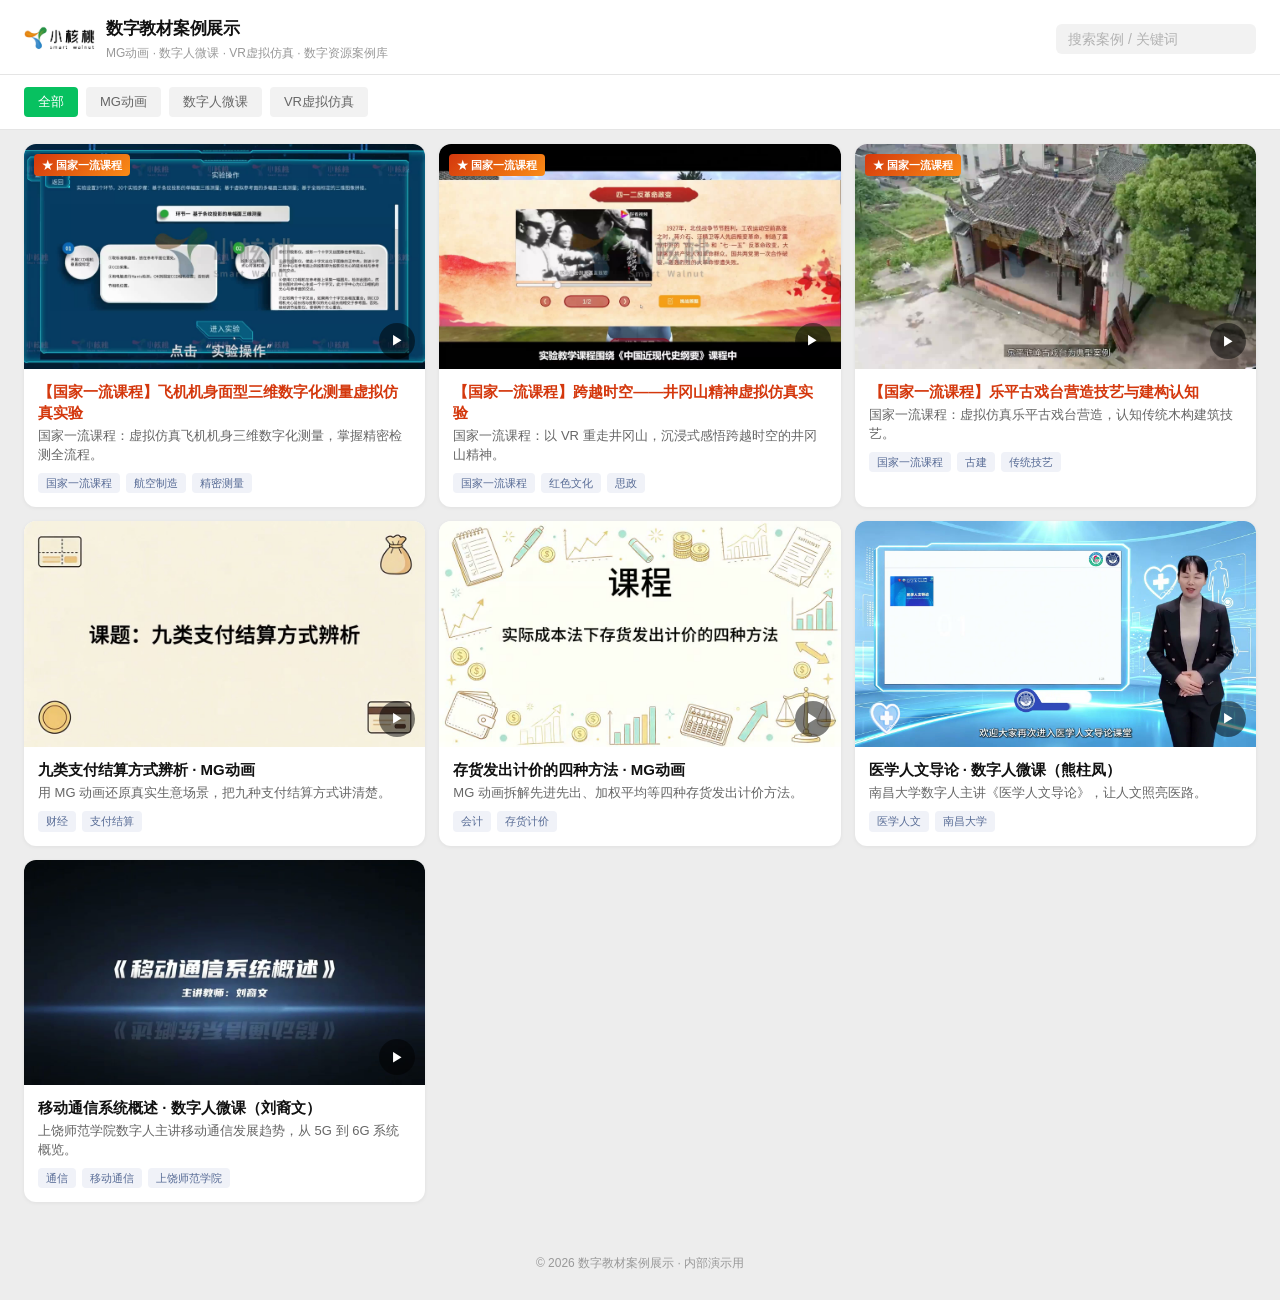
<file: index.html>
<!DOCTYPE html>
<html lang="zh-CN">
<head>
<meta charset="UTF-8">
<meta http-equiv="Cache-Control" content="no-cache, no-store, must-revalidate">
<meta http-equiv="Pragma" content="no-cache">
<meta http-equiv="Expires" content="0">
<meta name="viewport" content="width=device-width, initial-scale=1.0, maximum-scale=1.0, user-scalable=no, viewport-fit=cover">
<meta name="apple-mobile-web-app-capable" content="yes">
<meta name="apple-mobile-web-app-status-bar-style" content="default">
<meta name="format-detection" content="telephone=no">
<meta name="theme-color" content="#ededed">
<title>小核桃 · 数字资源案例库</title>
<meta name="description" content="MG动画、数字人微课、VR虚拟仿真——精选数字教学资源案例展示">
<!-- 微信分享卡片 -->
<meta property="og:title" content="小核桃 · 数字资源案例库">
<meta property="og:description" content="MG动画 · 数字人微课 · VR虚拟仿真——精选数字教学资源案例展示">
<meta property="og:image" content="https://wecandoeverythingjustkeepwatching.github.io/xiaohetao/assets/logo.jpg">
<link rel="stylesheet" href="styles.css?v=5">
</head>
<body>
<header class="site-header">
  <div class="brand">
    <img src="assets/logo.jpg" alt="小核桃 smart walnut" class="logo-img">
    <div class="brand-text">
      <h1>数字教材案例展示</h1>
      <p class="subtitle">MG动画 · 数字人微课 · VR虚拟仿真 · 数字资源案例库</p>
    </div>
  </div>
  <div class="header-actions">
    <input id="search" type="search" placeholder="搜索案例 / 关键词" autocomplete="off">
  </div>
</header>

<nav class="filters" id="filters"></nav>

<main>
  <section class="grid" id="grid"></section>
  <p class="empty" id="empty" hidden>没有匹配的案例，换个关键词试试。</p>
</main>

<footer class="site-footer">
  <p>© <span id="year"></span> 数字教材案例展示 · 内部演示用</p>
</footer>

<!-- 案例详情弹层 -->
<div class="modal" id="modal" hidden>
  <div class="modal-backdrop" data-close></div>
  <div class="modal-panel" role="dialog" aria-modal="true">
    <button class="modal-close" data-close aria-label="关闭">×</button>
    <div class="modal-media" id="modalMedia"></div>
    <div class="modal-body">
      <span class="badge" id="modalSubject"></span>
      <h2 id="modalTitle"></h2>
      <p class="modal-summary" id="modalSummary"></p>
      <div class="tags" id="modalTags"></div>
      <div class="meta" id="modalMeta"></div>
      <div class="desc" id="modalDesc"></div>
    </div>
  </div>
</div>

<script src="app.js?v=5"></script>
</body>
</html>
</file>
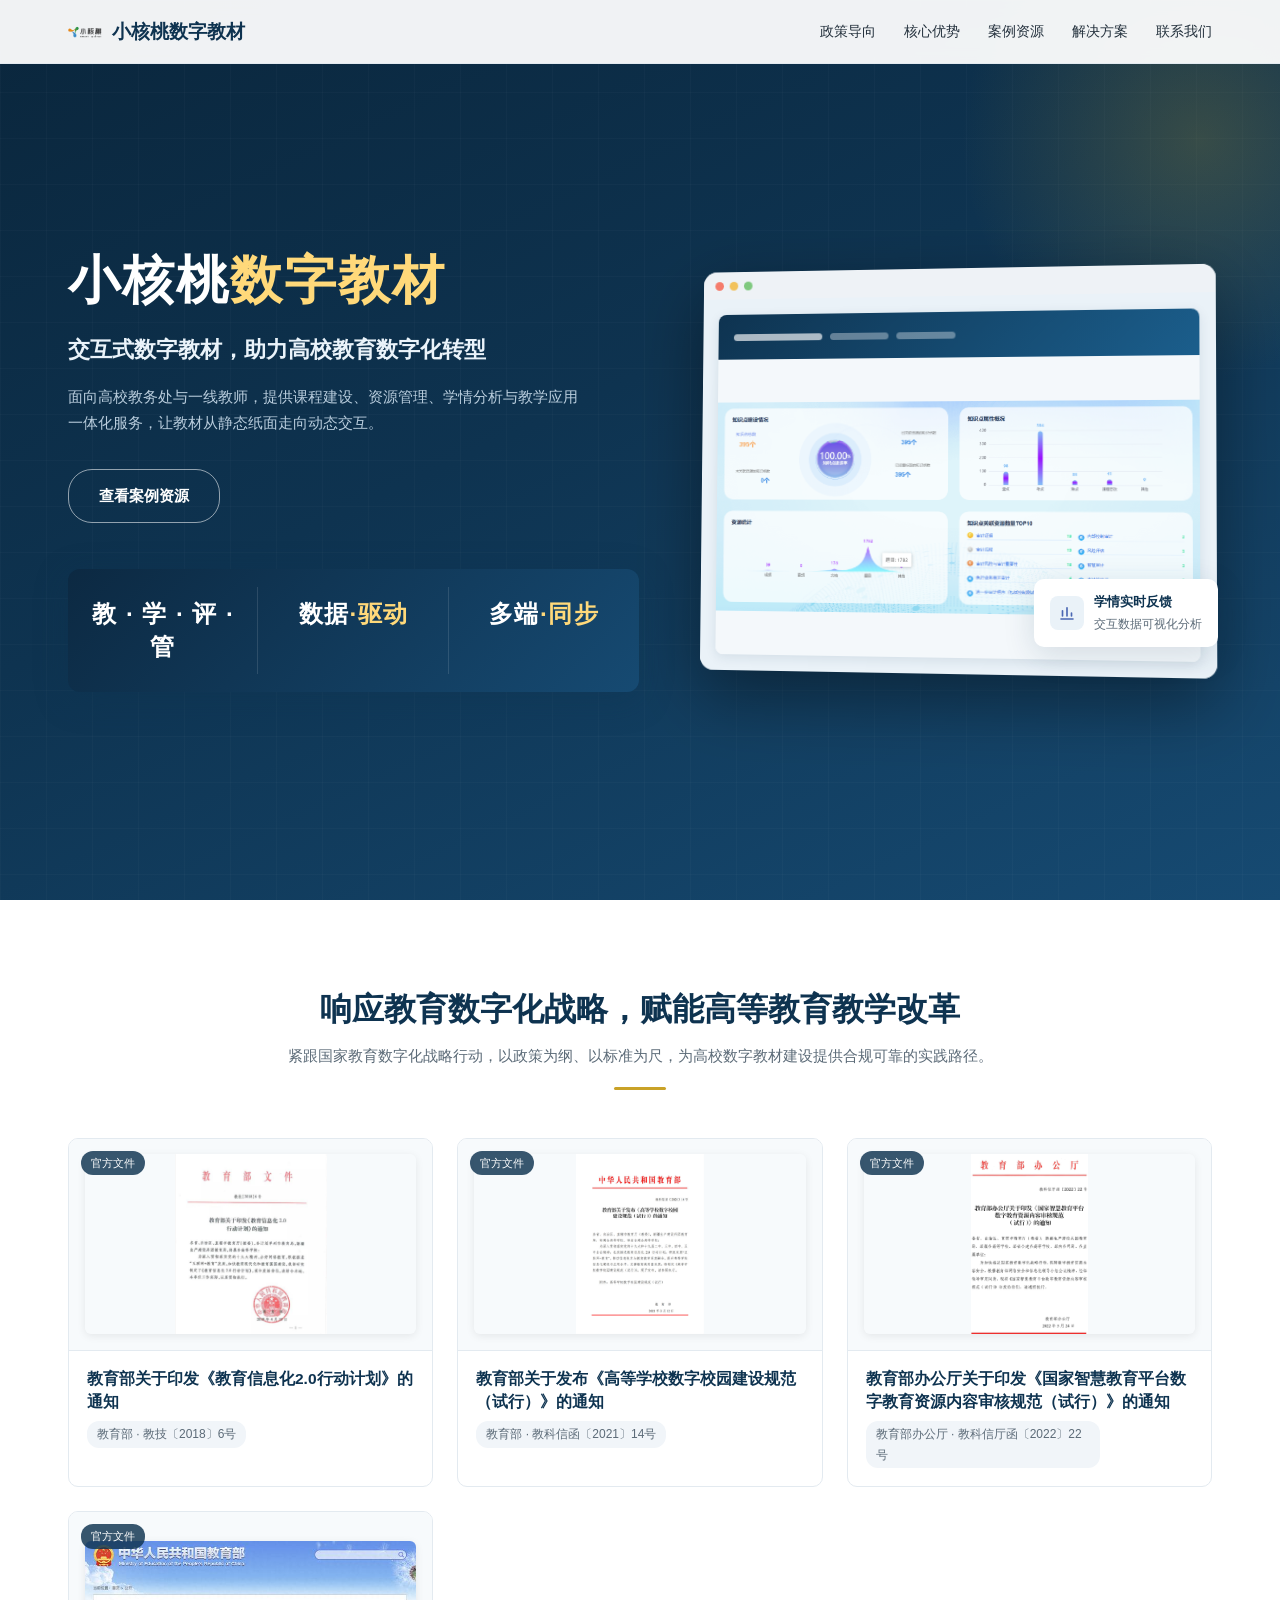
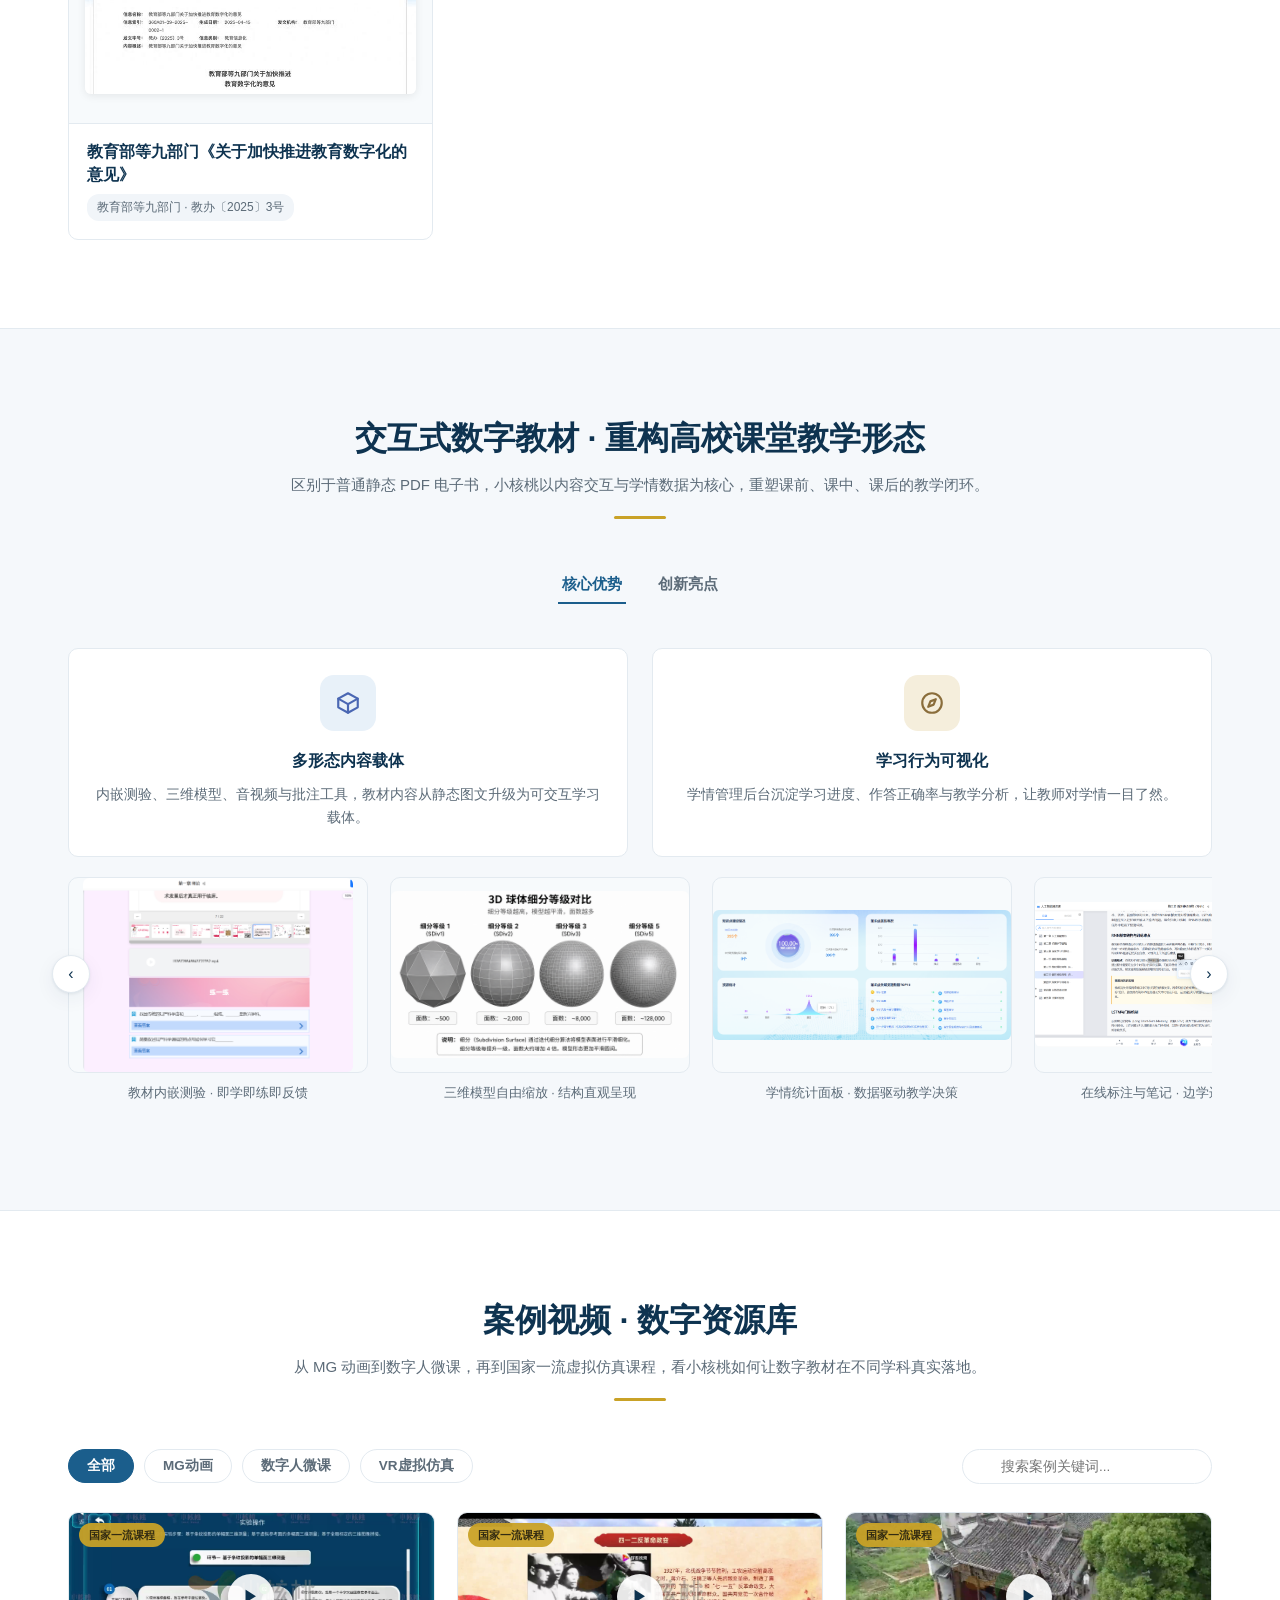
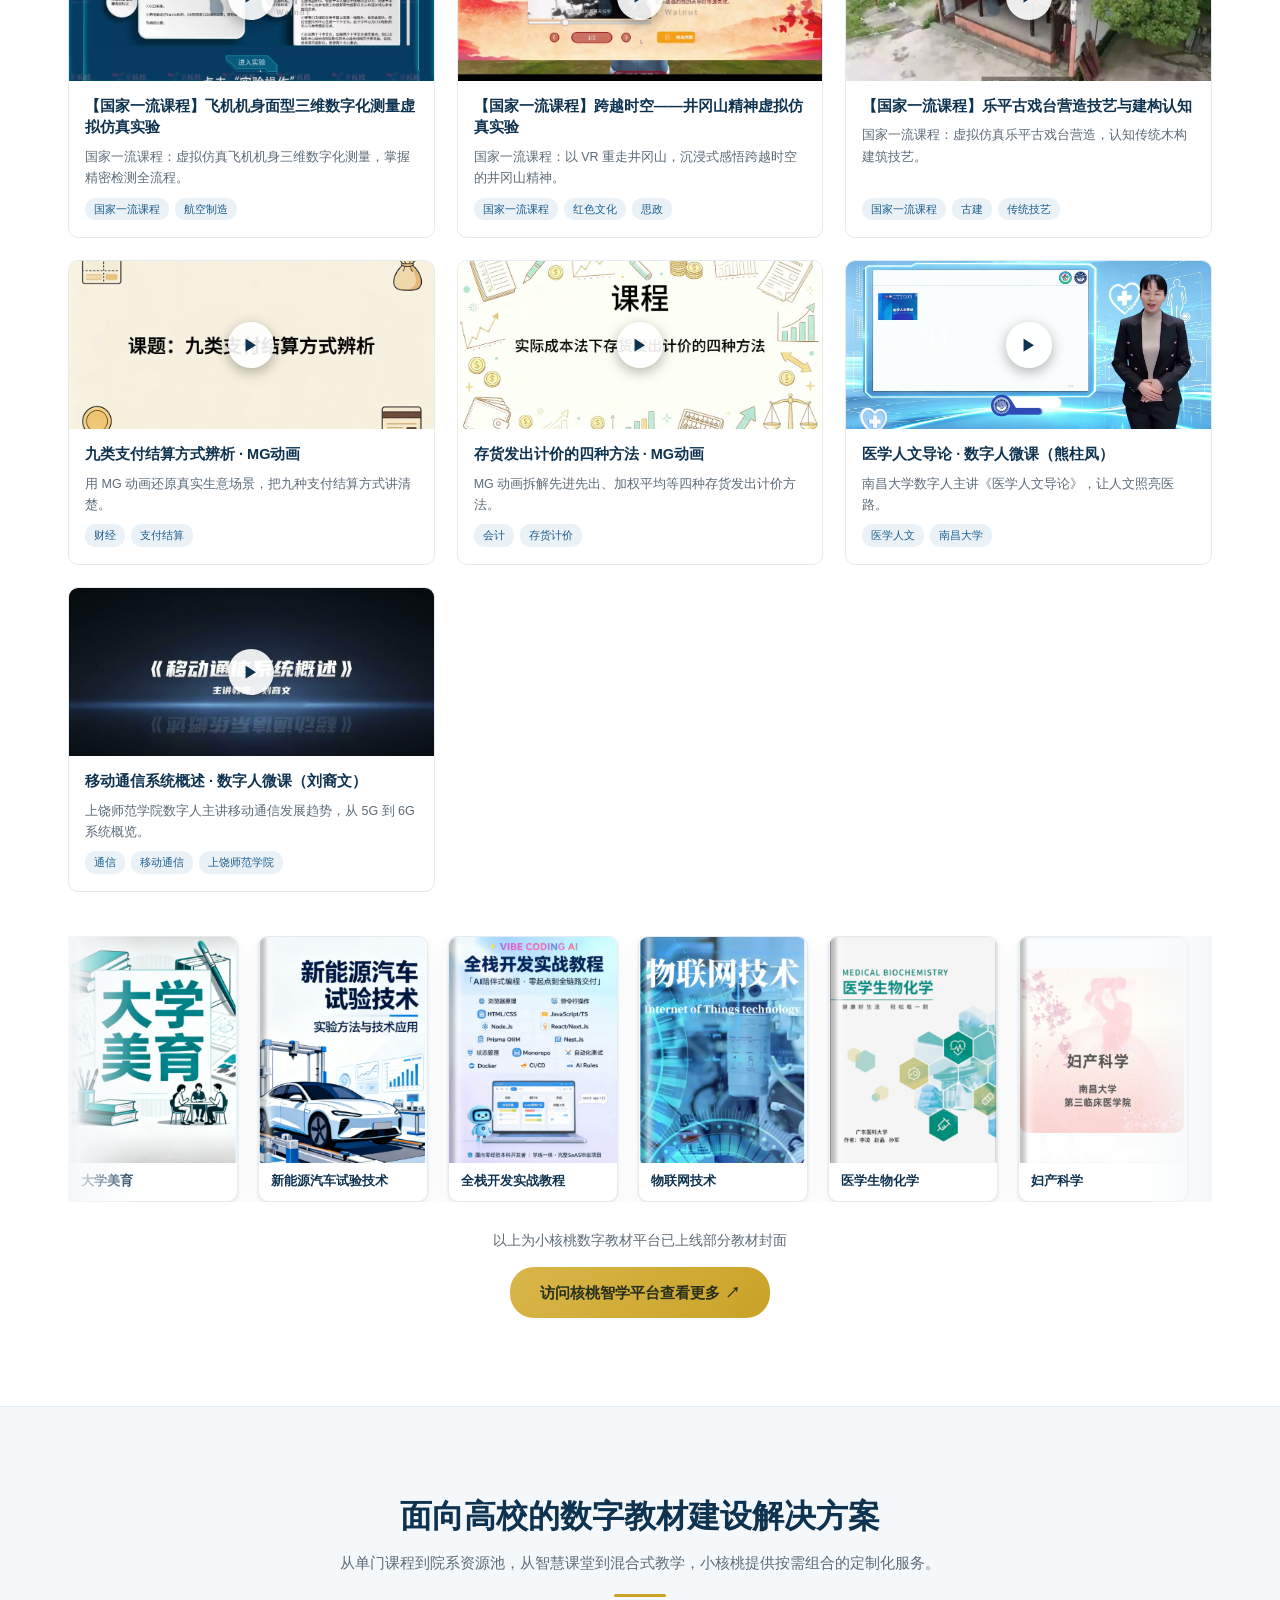
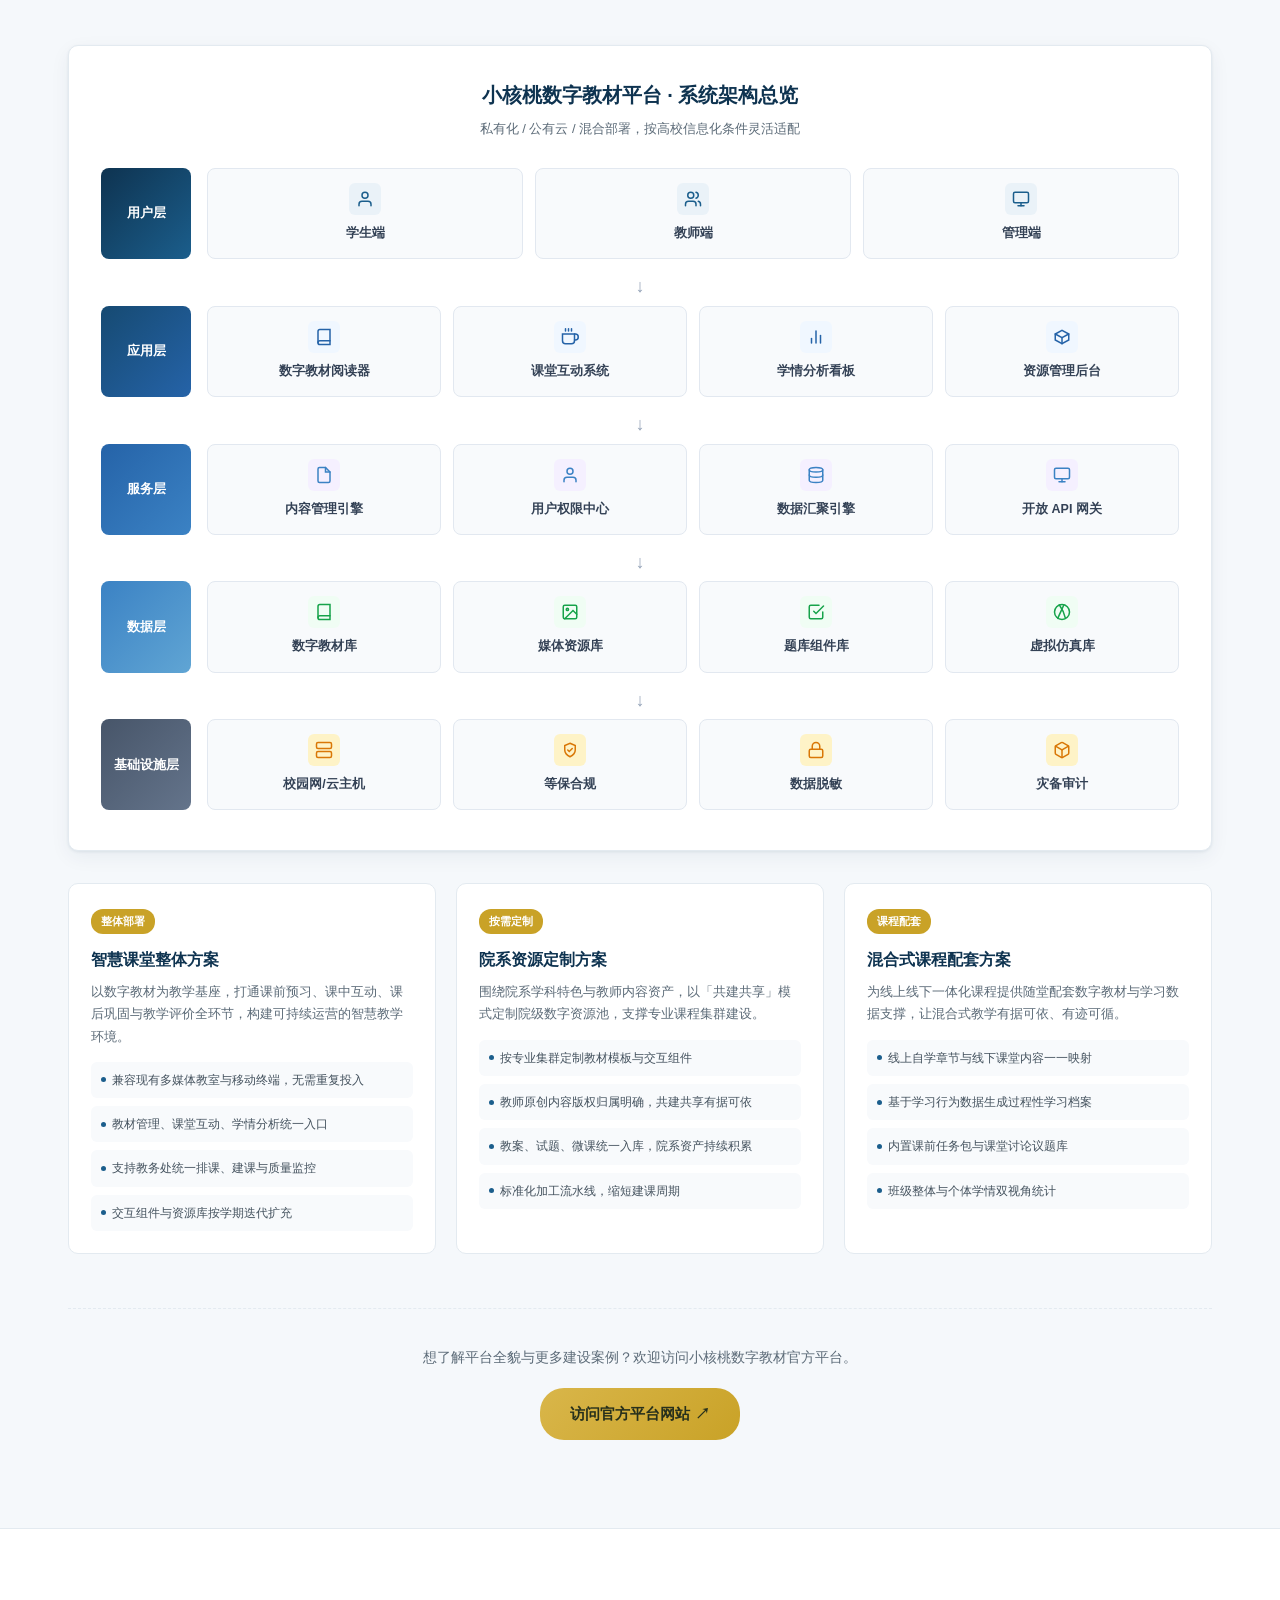
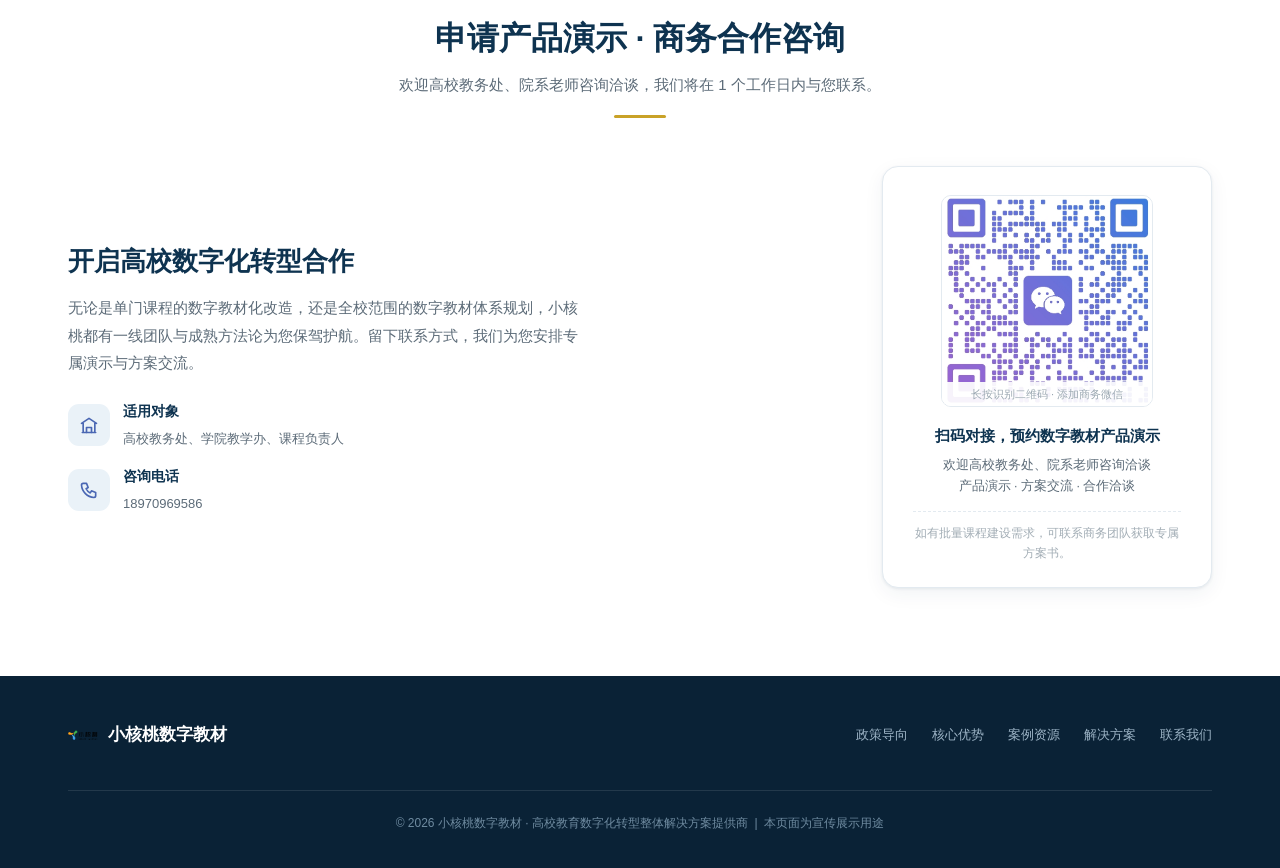
<file: promo/index.html>
<!DOCTYPE html>
<html lang="zh-CN">
<head>
<meta charset="UTF-8">
<meta name="viewport" content="width=device-width, initial-scale=1.0">
<title>小核桃数字教材 · 交互式数字教材，助力高校教育数字化转型</title>
<meta name="description" content="小核桃数字教材：面向高校的数字教材建设整体解决方案，覆盖课程建设、资源管理、学情分析与教学应用全流程。">
<style>
/* ============ 基础与变量 ============ */
:root{
  --navy:#0e3350;
  --navy-2:#164a72;
  --blue:#1b5e8c;
  --blue-soft:#eaf2f8;
  --gold:#c9a227;
  --gold-soft:#f7efd8;
  --ink:#23303c;
  --gray:#5c6b78;
  --line:#e3eaf0;
  --bg:#ffffff;
  --bg-gray:#f5f8fb;
  --shadow:0 1px 3px rgba(14,51,80,.08),0 6px 20px rgba(14,51,80,.06);
  --shadow-lg:0 8px 32px rgba(14,51,80,.14);
  --radius:10px;
}
*{margin:0;padding:0;box-sizing:border-box}
html{scroll-behavior:smooth;scroll-padding-top:76px}
body{
  font-family:"Microsoft YaHei","PingFang SC","Helvetica Neue",Arial,sans-serif;
  color:var(--ink);background:var(--bg);line-height:1.7;
  -webkit-font-smoothing:antialiased;
}
a{color:inherit;text-decoration:none}
img{max-width:100%;display:block}
button{font-family:inherit;cursor:pointer;border:none;background:none}
.container{max-width:1200px;margin:0 auto;padding:0 28px}
section{position:relative}

/* ============ 通用板块头 ============ */
.section-head{text-align:center;max-width:760px;margin:0 auto 48px}
.section-kicker{
  display:inline-block;font-size:13px;letter-spacing:2px;color:var(--blue);
  background:var(--blue-soft);border:1px solid #d3e5f2;border-radius:20px;
  padding:4px 16px;margin-bottom:16px;font-weight:600;
}
.section-title{font-size:32px;font-weight:700;color:var(--navy);line-height:1.35}
.section-sub{color:var(--gray);margin-top:12px;font-size:15px}
.section-head .divider{width:52px;height:3px;background:var(--gold);border-radius:2px;margin:18px auto 0}

/* ============ 顶部导航 ============ */
.nav{
  position:fixed;top:0;left:0;right:0;z-index:100;height:64px;
  background:rgba(255,255,255,.94);backdrop-filter:blur(8px);
  border-bottom:1px solid var(--line);transition:box-shadow .25s;
}
.nav.scrolled{box-shadow:0 2px 14px rgba(14,51,80,.08)}
.nav-inner{height:64px;display:flex;align-items:center;justify-content:space-between}
.brand{display:flex;align-items:center;gap:10px;font-size:19px;font-weight:700;color:var(--navy)}
.brand .logo-img{
  width:34px;height:34px;object-fit:contain;flex:none;border-radius:0;
}
.nav-links{display:flex;align-items:center;gap:28px}
.nav-links a{font-size:14px;color:var(--ink);position:relative;padding:4px 0;transition:color .2s}
.nav-links a:hover{color:var(--blue)}
.nav-links a::after{content:"";position:absolute;left:0;bottom:0;width:0;height:2px;background:var(--blue);transition:width .25s}
.nav-links a:hover::after{width:100%}
.nav-cta{
  background:linear-gradient(135deg,var(--navy),var(--blue));color:#fff;
  font-size:14px;padding:9px 20px;border-radius:22px;font-weight:600;transition:transform .2s,box-shadow .2s;
}
.nav-cta:hover{transform:translateY(-1px);box-shadow:0 4px 14px rgba(27,94,140,.35)}
.nav-burger{display:none;flex-direction:column;gap:5px;padding:8px}
.nav-burger span{width:22px;height:2px;background:var(--navy);border-radius:1px}

/* ============ Banner ============ */
.hero{
  min-height:100vh;display:flex;align-items:center;
  background:linear-gradient(155deg,#0a263c 0%,var(--navy) 45%,var(--navy-2) 100%);
  color:#fff;position:relative;overflow:hidden;padding:120px 0 80px;
}
.hero::before{
  content:"";position:absolute;inset:0;opacity:.5;
  background-image:linear-gradient(rgba(255,255,255,.045) 1px,transparent 1px),
                   linear-gradient(90deg,rgba(255,255,255,.045) 1px,transparent 1px);
  background-size:46px 46px;
}
.hero::after{
  content:"";position:absolute;right:-180px;top:-120px;width:520px;height:520px;border-radius:50%;
  background:radial-gradient(circle,rgba(201,162,39,.22),transparent 65%);
}
.hero-inner{position:relative;z-index:2;display:grid;grid-template-columns:1.05fr .95fr;gap:56px;align-items:center}
.hero h1{font-size:52px;font-weight:800;letter-spacing:2px;line-height:1.25;margin-bottom:18px}
.hero h1 .accent{color:#ffd97a}
.hero-sub{font-size:22px;font-weight:600;color:#eaf3fa;margin-bottom:16px}
.hero-desc{font-size:15px;color:#b9cddd;max-width:520px;margin-bottom:34px}
.hero-actions{display:flex;gap:16px;flex-wrap:wrap}
.btn{
  display:inline-flex;align-items:center;justify-content:center;gap:8px;
  font-size:15px;font-weight:600;border-radius:24px;padding:13px 30px;transition:transform .2s,box-shadow .2s,background .2s;
}
.btn-primary{background:linear-gradient(135deg,#d9b64a,#c9a227);color:#27301c}
.btn-primary:hover{transform:translateY(-2px);box-shadow:0 8px 22px rgba(201,162,39,.45)}
.btn-ghost{border:1px solid rgba(255,255,255,.55);color:#fff}
.btn-ghost:hover{background:rgba(255,255,255,.1);transform:translateY(-2px)}
.hero-metrics{display:flex;gap:0;margin-top:46px;overflow:hidden;border-radius:12px;background:linear-gradient(135deg,#0c2942,#164a72);box-shadow:0 8px 32px rgba(14,51,80,.35);backdrop-filter:blur(8px)}
.metric{flex:1;text-align:center;padding:28px 16px;position:relative;cursor:default;transition:background .25s}
.metric::after{content:"";position:absolute;right:0;top:15%;bottom:15%;width:1px;background:rgba(255,255,255,.12)}
.metric:last-child::after{display:none}
.metric:hover{background:rgba(255,255,255,.045)}
.metric strong{display:block;font-size:24px;font-weight:700;color:#fff;letter-spacing:1.5px;line-height:1.4}
.metric strong .accent{color:#ffd97a;font-weight:800}
.metric strong em{font-style:normal;color:#ffd97a;font-weight:800}
.metric strong span{position:relative;z-index:1}
.hero-visual{position:relative}
.device-frame{
  background:#fff;border-radius:14px;box-shadow:0 24px 70px rgba(0,0,0,.4);overflow:hidden;
  transform:perspective(1200px) rotateY(-6deg) rotateX(2deg);
}
.device-top{height:28px;background:#eef2f6;display:flex;align-items:center;padding:0 12px;gap:6px}
.device-top i{width:9px;height:9px;border-radius:50%;display:inline-block}
.device-top i:nth-child(1){background:#f57c6c}
.device-top i:nth-child(2){background:#f2c25c}
.device-top i:nth-child(3){background:#7fc97f}
.device-screen{background:var(--blue-soft);padding:16px}
.mock-book{background:#fff;border-radius:8px;box-shadow:0 3px 12px rgba(14,51,80,.1);overflow:hidden}
.mock-book-bar{height:46px;background:linear-gradient(135deg,var(--navy),var(--blue));display:flex;align-items:center;padding:0 16px;gap:8px}
.mock-book-bar span{width:60px;height:7px;border-radius:4px;background:rgba(255,255,255,.35)}
.mock-book-bar span:first-child{width:92px;background:rgba(255,255,255,.65)}
.mock-book-shot{min-height:300px;display:flex;align-items:center;justify-content:center;background:#f4f8fb}
.mock-book-shot img{max-width:100%;max-height:100%;object-fit:contain;display:block}
.hero-badge{
  position:absolute;right:-6px;bottom:26px;background:#fff;border-radius:10px;box-shadow:var(--shadow-lg);
  padding:12px 16px;display:flex;align-items:center;gap:10px;font-size:13px;color:var(--ink);
}
.hero-badge .ico{width:34px;height:34px;border-radius:8px;background:var(--blue-soft);display:flex;align-items:center;justify-content:center;padding:8px}
.hero-badge b{display:block;font-size:13px;color:var(--navy)}
.hero-badge span{font-size:12px;color:var(--gray)}

/* ============ 滚动淡入（带0.6秒CSS自动后备，防微信白屏） ============ */
.fade{opacity:0;transform:translateY(26px);transition:opacity .6s ease,transform .6s ease;animation:autoFadeIn .01s linear .6s forwards}
@keyframes autoFadeIn{to{opacity:1;transform:none}}
.fade.in{opacity:1;transform:none;animation:none}

/* ============ 板块1：政策导向 ============ */
.section{padding:88px 0}
.section-gray{background:var(--bg-gray);border-top:1px solid var(--line);border-bottom:1px solid var(--line)}
.policy-grid{display:grid;grid-template-columns:repeat(3,1fr);gap:24px}
.policy-card{
  background:#fff;border:1px solid var(--line);border-radius:var(--radius);overflow:hidden;
  cursor:pointer;transition:transform .22s,box-shadow .22s,border-color .22s;position:relative;
}
.policy-card:hover{transform:translateY(-4px);box-shadow:var(--shadow-lg);border-color:#c8dbe9}
.policy-card .shot{
  height:212px;background:#f7fafc;display:flex;align-items:center;justify-content:center;
  border-bottom:1px solid var(--line);padding:16px;position:relative;
}
.policy-card .badge{position:absolute;top:12px;left:12px;z-index:3;font-size:11px;color:#fff;
  background:rgba(14,51,80,.82);padding:3px 10px;border-radius:12px}
.policy-card .mask{position:absolute;inset:0;background:linear-gradient(180deg,rgba(247,250,252,0),rgba(247,250,252,.92));display:flex;align-items:flex-end;
  padding:12px 14px;font-size:12px;color:var(--gray);opacity:0;transform:translateY(7px);transition:all .22s;z-index:2}
.policy-card:hover .mask{opacity:1;transform:none}
.policy-card .info{padding:16px 18px 18px}
.policy-card .info h3{font-size:15.5px;font-weight:700;color:var(--navy);line-height:1.5;margin-bottom:8px}
.policy-card .meta{display:flex;justify-content:space-between;align-items:center}
.policy-card .dept{font-size:12px;color:var(--gray);background:#f1f5f9;border-radius:12px;padding:3px 10px}
.policy-card .more{font-size:12.5px;color:var(--blue);font-weight:600;opacity:0;transform:translateX(-5px);transition:all .22s}
.policy-card:hover .more{opacity:1;transform:none}

/* 政策文件示意（公文样式） */
.doc-shot{width:100%;max-width:236px;background:#fff;border:1px solid #e5e9ee;border-radius:6px;padding:15px 14px;box-shadow:0 2px 8px rgba(14,51,80,.08)}
.doc-shot .red{width:88%;height:6px;border-radius:3px;background:#c0392b;margin:0 auto 9px}
.doc-shot .doc-title{text-align:center;font-size:11px;font-weight:700;color:#2c3e50;line-height:1.5;margin-bottom:10px;letter-spacing:.5px}
.doc-shot .doc-no{text-align:center;font-size:9.5px;color:#7f8c8d;margin-bottom:9px}
.doc-shot .doc-body{display:flex;flex-direction:column;gap:6px}
.doc-shot .doc-body i{height:5px;border-radius:3px;background:#e8edf2}
.doc-shot .doc-body i.w70{width:70%}.doc-shot .doc-body i.w55{width:55%}.doc-shot .doc-body i.w80{width:80%}
.doc-shot .stamp{position:relative;margin-top:10px;height:36px}
.doc-shot .stamp::before{content:"示例文件 · 待替换";position:absolute;right:0;top:0;font-size:8.5px;color:#b0bec5;border:1px dashed #c8d4dd;border-radius:40%;
  transform:rotate(-8deg);padding:6px 7px;white-space:nowrap}
.doc-shot.long{max-width:186px}

/* ============ 弹窗 ============ */
.overlay{
  position:fixed;inset:0;z-index:300;background:rgba(9,25,38,.66);backdrop-filter:blur(3px);
  display:flex;align-items:center;justify-content:center;padding:28px;
  opacity:0;pointer-events:none;transition:opacity .25s;
}
.overlay.open{opacity:1;pointer-events:auto}
.modal{
  background:#fff;border-radius:14px;width:min(960px,100%);max-height:86vh;overflow:hidden;
  box-shadow:0 30px 80px rgba(0,0,0,.4);transform:translateY(18px) scale(.98);transition:transform .28s;
  display:flex;flex-direction:column;
}
.overlay.open .modal{transform:none}
.modal-head{display:flex;align-items:center;justify-content:space-between;padding:16px 22px;border-bottom:1px solid var(--line)}
.modal-head h3{font-size:17px;color:var(--navy);font-weight:700;padding-right:16px}
.modal-close{width:34px;height:34px;border-radius:50%;background:#f1f5f9;color:var(--gray);font-size:18px;line-height:34px;
  text-align:center;flex:none;transition:background .2s,color .2s}
.modal-close:hover{background:#e3ecf3;color:var(--navy)}
.modal-body{overflow:auto;padding:22px;display:grid;grid-template-columns:1fr 1fr;gap:26px}
.modal-body.case-only{grid-template-columns:1fr}
.modal-shot{background:#f7fafc;border:1px solid var(--line);border-radius:10px;padding:18px;display:flex;align-items:center;justify-content:center;min-height:300px}
.modal-info h4{font-size:16.5px;color:var(--navy);margin-bottom:5px}
.modal-info .m-meta{font-size:12.5px;color:var(--blue);margin-bottom:14px}
.modal-info p{font-size:14px;color:#44525e;margin-bottom:14px}
.modal-info .note{font-size:12.5px;color:#8a97a1;background:#f4f7fa;border-radius:8px;padding:10px 12px;margin-bottom:16px;line-height:1.6}
.modal-dl{
  display:inline-flex;align-items:center;gap:8px;background:linear-gradient(135deg,var(--navy),var(--blue));
  color:#fff;font-size:14px;font-weight:600;border-radius:22px;padding:11px 24px;transition:transform .2s,box-shadow .2s;
}
.modal-dl:hover{transform:translateY(-2px);box-shadow:0 6px 16px rgba(27,94,140,.4)}

/* 案例视频弹窗 */
.case-video{width:100%;aspect-ratio:16/9;background:#0b1a28;border-radius:10px;overflow:hidden}
.case-video video{width:100%;height:100%;object-fit:contain;background:#000}

/* ============ 板块2：优势与创新 ============ */
.sec-tabs{display:flex;justify-content:center;gap:12px;margin-bottom:44px}
.sec-tab{font-size:15px;font-weight:600;color:var(--gray);border-bottom:2px solid transparent;padding:8px 4px;margin:0 8px;transition:color .2s,border-color .2s}
.sec-tab:hover{color:var(--blue)}
.sec-tab.active{color:var(--blue);border-color:var(--blue)}
.tab-panel{display:none}
.tab-panel.active{display:block;animation:panelIn .35s ease}
@keyframes panelIn{from{opacity:0;transform:translateY(10px)}to{opacity:1;transform:none}}

.adv-cards{display:grid;grid-template-columns:repeat(2,1fr);gap:24px}
.adv-card{background:#fff;border:1px solid var(--line);border-radius:var(--radius);padding:26px 24px;transition:transform .22s,box-shadow .22s;text-align:center}
.adv-card:hover{transform:translateY(-4px);box-shadow:var(--shadow-lg)}
.adv-ico{width:56px;height:56px;margin:0 auto 16px;border-radius:14px;display:flex;align-items:center;justify-content:center;font-size:26px}
.adv-ico.b1{background:#e8f1f9}.adv-ico.b2{background:#f5eedc}.adv-ico.b3{background:#eaf4ec}.adv-ico.b4{background:#f6ebf1}.adv-ico.b5{background:#edf1fa}.adv-ico.b6{background:#f2efe9}
.adv-card h3{font-size:16px;color:var(--navy);margin-bottom:10px}
.adv-card p{font-size:13.5px;color:var(--gray)}

/* 截图横向滑动 */
.slide-wrap{position:relative;margin-top:14px}
.slide-track{display:flex;gap:22px;overflow-x:auto;scroll-snap-type:x mandatory;padding:6px 4px 18px;
  scrollbar-width:thin;scrollbar-color:#c9d8e4 transparent}
.slide-track::-webkit-scrollbar{height:6px}
.slide-track::-webkit-scrollbar-thumb{background:#c9d8e4;border-radius:3px}
.slide-card{flex:none;width:300px;scroll-snap-align:start;cursor:zoom-in;transition:transform .2s}
.slide-card:hover{transform:translateY(-3px)}
.slide-card .snap{height:196px;background:#f7fafc;border:1px solid var(--line);border-radius:var(--radius);display:flex;align-items:center;justify-content:center;overflow:hidden}
.slide-card figcaption{font-size:12.5px;color:var(--gray);margin-top:10px;text-align:center}
.slide-arrow{
  position:absolute;top:84px;width:38px;height:38px;border-radius:50%;background:#fff;border:1px solid var(--line);
  box-shadow:var(--shadow);color:var(--navy);font-size:16px;z-index:5;transition:all .2s;display:flex;align-items:center;justify-content:center;
}
.slide-arrow:hover{background:var(--navy);color:#fff}
.slide-arrow.prev{left:-16px}
.slide-arrow.next{right:-16px}

/* 动态图标演示（轻量） */
.dyn-row{display:grid;grid-template-columns:repeat(3,1fr);gap:24px;margin-top:44px}
.dyn-item{background:#fff;border:1px solid var(--line);border-radius:var(--radius);padding:26px 22px;text-align:center;transition:box-shadow .25s}
.dyn-item:hover{box-shadow:var(--shadow-lg)}
.dyn-ico{position:relative;width:74px;height:74px;margin:0 auto 14px}
.dyn-ico svg{width:74px;height:74px}
.dyn-item h4{font-size:15px;color:var(--navy);margin-bottom:8px}
.dyn-item p{font-size:13px;color:var(--gray)}

/* ============ 数字教材封面无限滚动 ============ */
.book-marquee{margin-top:44px;position:relative;overflow:hidden}
.book-marquee::before,.book-marquee::after{content:"";position:absolute;top:0;bottom:0;width:72px;z-index:2;pointer-events:none}
.book-marquee::before{left:0;background:linear-gradient(90deg,var(--bg-gray),transparent)}
.book-marquee::after{right:0;background:linear-gradient(270deg,var(--bg-gray),transparent)}
.book-track{display:flex;gap:20px;animation:bookScroll 28s linear infinite;width:max-content}
.book-marquee:hover .book-track{animation-play-state:paused}
.book-card{flex:none;width:170px;background:#fff;border:1px solid var(--line);border-radius:var(--radius);overflow:hidden;box-shadow:var(--shadow);transition:transform .22s,box-shadow .22s}
.book-card:hover{transform:translateY(-6px);box-shadow:var(--shadow-lg)}
.book-card img{width:100%;height:226px;object-fit:cover;display:block}
.book-card .book-info{padding:10px 12px}
.book-card .book-info h5{font-size:12.5px;color:var(--navy);font-weight:700;line-height:1.4}
@keyframes bookScroll{0%{transform:translateX(0)}100%{transform:translateX(-50%)}}
.book-platform-row{margin-top:28px;text-align:center}
.book-platform-row p{font-size:13.5px;color:var(--gray);margin-bottom:14px}

@media (max-width:760px){
  .book-card{width:140px}
  .book-card img{height:186px}
}
.pulse-ring{animation:pulseRing 2.4s ease-out infinite;transform-origin:center}
@keyframes pulseRing{0%{transform:scale(.6);opacity:.75}70%{transform:scale(1.08);opacity:0}100%{transform:scale(1.08);opacity:0}}
.pulse-dot{animation:pulseDot 2.4s ease-in-out infinite}
@keyframes pulseDot{0%,100%{opacity:.45}50%{opacity:1}}

.grow-bar{animation:growBar 1.6s ease-in-out infinite alternate;transform-origin:bottom}
@keyframes growBar{from{transform:scaleY(.55)}to{transform:scaleY(1)}}

/* ============ 板块3：案例库 ============ */
.res-toolbar{display:flex;justify-content:space-between;align-items:center;gap:18px;flex-wrap:wrap;margin-bottom:28px}
.res-filters{display:flex;gap:10px;flex-wrap:wrap}
.res-filter{font-size:13.5px;font-weight:600;color:var(--gray);border:1px solid var(--line);background:#fff;border-radius:22px;padding:7px 18px;transition:all .2s}
.res-filter:hover{border-color:var(--blue);color:var(--blue)}
.res-filter.active{background:var(--blue);color:#fff;border-color:var(--blue)}
.res-search{position:relative}
.res-search input{
  width:250px;border:1px solid var(--line);border-radius:22px;padding:9px 16px 9px 38px;font-size:13.5px;color:var(--ink);
  outline:none;transition:border-color .2s,box-shadow .2s;background:#fff;
}
.res-search input:focus{border-color:var(--blue);box-shadow:0 0 0 3px rgba(27,94,140,.12)}
.res-search::before{content:url("data:image/svg+xml,%3Csvg xmlns='http://www.w3.org/2000/svg' viewBox='0 0 24 24' fill='none' stroke='%238a97a1' stroke-width='2.5' stroke-linecap='round'%3E%3Ccircle cx='11' cy='11' r='7'/%3E%3Cline x1='21' y1='21' x2='16.5' y2='16.5'/%3E%3C/svg%3E");position:absolute;left:13px;top:50%;transform:translateY(-50%);font-size:13px;opacity:.55}
.case-grid{display:grid;grid-template-columns:repeat(3,1fr);gap:22px}
.case-card{
  background:#fff;border:1px solid var(--line);border-radius:var(--radius);overflow:hidden;cursor:pointer;
  transition:transform .22s,box-shadow .22s;display:flex;flex-direction:column;
}
.case-card:hover{transform:translateY(-4px);box-shadow:var(--shadow-lg)}
.case-cover{position:relative;height:168px;overflow:hidden;background:#10263b}
.case-cover img{width:100%;height:100%;object-fit:cover;transition:transform .35s}
.case-card:hover .case-cover img{transform:scale(1.05)}
.case-cover .cover-ph{width:100%;height:100%;display:flex;align-items:center;justify-content:center;color:#fff;font-size:15px}
.case-cover .play-badge{
  position:absolute;left:50%;top:50%;transform:translate(-50%,-50%);width:46px;height:46px;border-radius:50%;
  background:rgba(255,255,255,.9);color:var(--navy);display:flex;align-items:center;justify-content:center;
  font-size:16px;transition:transform .2s,background .2s;box-shadow:0 4px 14px rgba(0,0,0,.3);
}
.case-card:hover .play-badge{transform:translate(-50%,-50%) scale(1.12);background:#fff}
.case-cover .pin-badge{position:absolute;top:10px;left:10px;background:rgba(201,162,39,.94);color:#332c12;font-size:11px;font-weight:700;padding:3px 10px;border-radius:12px;z-index:2}
.case-body{padding:15px 16px 17px;display:flex;flex-direction:column;gap:8px;flex:1}
.case-body h3{font-size:14.5px;font-weight:700;color:var(--navy);line-height:1.5}
.case-body p{font-size:12.5px;color:var(--gray);flex:1}
.case-tags{display:flex;gap:6px;flex-wrap:wrap}
.case-tags span{font-size:11px;color:var(--blue);background:var(--blue-soft);border-radius:10px;padding:2px 9px}
.res-empty{text-align:center;color:var(--gray);padding:48px 0;display:none;font-size:14px}
.res-more{
  margin-top:52px;text-align:center;padding-top:36px;border-top:1px dashed var(--line);
}
.res-more p{font-size:13.5px;color:var(--gray);margin-bottom:16px}

/* ============ 板块4：解决方案（架构图版） ============ */
.arch-diagram{
  background:#fff;border:1px solid var(--line);border-radius:var(--radius);
  padding:32px;box-shadow:var(--shadow);margin-bottom:32px;
}
.arch-title{text-align:center;font-size:20px;font-weight:700;color:var(--navy);margin-bottom:6px}
.arch-sub{text-align:center;font-size:13px;color:var(--gray);margin-bottom:28px}
.arch-tier{display:flex;align-items:stretch;gap:16px;margin-bottom:8px}
.arch-tier-label{
  width:90px;flex:none;display:flex;align-items:center;justify-content:center;
  font-size:13px;font-weight:700;color:#fff;border-radius:8px;padding:12px 8px;
  text-align:center;line-height:1.4;
}
.arch-tier-items{flex:1;display:flex;gap:12px;flex-wrap:wrap}
.arch-item{
  flex:1;min-width:140px;background:#f8fafc;border:1.5px solid #e2e8f0;border-radius:8px;
  padding:14px 12px;text-align:center;font-size:12.5px;color:#334155;font-weight:600;
  transition:all .2s;cursor:default;position:relative;
}
.arch-item:hover{
  transform:translateY(-3px);box-shadow:0 6px 20px rgba(0,0,0,.08);
  border-color:var(--blue);background:#fff;
}
.arch-item .arch-icon{
  width:32px;height:32px;margin:0 auto 8px;border-radius:6px;
  display:flex;align-items:center;justify-content:center;
}
.arch-arrow{
  text-align:center;padding:4px 0;color:#94a3b8;font-size:18px;
}
.arch-tier.access .arch-tier-label{background:linear-gradient(135deg,#0e3350,#1b5e8c)}
.arch-tier.access .arch-icon{background:#eaf2f8;color:var(--blue)}
.arch-tier.app .arch-tier-label{background:linear-gradient(135deg,#164a72,#2563a8)}
.arch-tier.app .arch-icon{background:#f0f7ff;color:#2563a8}
.arch-tier.service .arch-tier-label{background:linear-gradient(135deg,#2563a8,#3b82c4)}
.arch-tier.service .arch-icon{background:#f5f0ff;color:#3b82c4}
.arch-tier.data .arch-tier-label{background:linear-gradient(135deg,#3b82c4,#60a5d4)}
.arch-tier.data .arch-icon{background:#f0fdf4;color:#16a34a}
.arch-tier.infra .arch-tier-label{background:linear-gradient(135deg,#475569,#64748b)}
.arch-tier.infra .arch-icon{background:#fef3c7;color:#d97706}

/* 架构图悬停详情 */
.arch-detail{
  position:absolute;bottom:calc(100% + 8px);left:50%;transform:translateX(-50%) translateY(4px);
  width:220px;background:#1e293b;color:#e2e8f0;border-radius:10px;padding:14px;
  font-size:12px;font-weight:400;line-height:1.7;opacity:0;pointer-events:none;
  transition:all .22s;box-shadow:0 8px 30px rgba(0,0,0,.25);z-index:10;
}
.arch-item:hover .arch-detail{opacity:1;transform:translateX(-50%) translateY(0)}
.arch-detail::after{
  content:"";position:absolute;left:50%;bottom:-6px;transform:translateX(-50%) rotate(45deg);
  width:12px;height:12px;background:#1e293b;
}

/* 解决方案类型卡片 */
.sol-types{display:grid;grid-template-columns:repeat(3,1fr);gap:20px;margin-top:28px}
.sol-type-card{
  background:#fff;border:1px solid var(--line);border-radius:var(--radius);padding:22px;
  transition:transform .22s,box-shadow .22s;
}
.sol-type-card:hover{transform:translateY(-3px);box-shadow:var(--shadow-lg)}
.sol-type-tag{
  display:inline-block;font-size:11px;font-weight:700;color:#fff;background:var(--gold);
  border-radius:12px;padding:3px 10px;margin-bottom:12px;
}
.sol-type-card h4{font-size:16px;color:var(--navy);margin-bottom:8px}
.sol-type-card p{font-size:13px;color:var(--gray);line-height:1.7}
.sol-type-feats{margin-top:14px;display:flex;flex-direction:column;gap:8px}
.sol-type-feat{
  font-size:12px;color:#44525e;background:#f8fafc;border-radius:6px;padding:8px 10px;
  display:flex;align-items:center;gap:6px;
}
.sol-type-feat::before{
  content:"";width:5px;height:5px;border-radius:50%;background:var(--blue);flex:none;
}

/* 外部链接按钮 */
.ext-link-row{margin-top:54px;text-align:center;padding-top:38px;border-top:1px dashed var(--line)}
.ext-link-row p{font-size:13.5px;color:var(--gray);margin-bottom:18px}

/* ============ 板块5：联系 ============ */
.contact-wrap{display:grid;grid-template-columns:1fr 1.1fr;gap:52px;align-items:center}
.contact-left h3{font-size:26px;color:var(--navy);margin-bottom:12px;font-weight:700}
.contact-left p{font-size:14.5px;color:var(--gray);margin-bottom:22px;line-height:1.9}
.contact-ways{display:flex;flex-direction:column;gap:14px}
.contact-way{display:flex;align-items:center;gap:13px}
.contact-way .cw-ico{width:42px;height:42px;border-radius:11px;background:var(--blue-soft);display:flex;align-items:center;justify-content:center;font-size:19px;flex:none}
.contact-way b{display:block;font-size:14px;color:var(--navy)}
.contact-way span{font-size:13px;color:var(--gray)}
.qr-box{
  justify-self:end;text-align:center;background:#fff;border:1px solid var(--line);border-radius:16px;
  padding:28px 30px 24px;box-shadow:var(--shadow);transition:transform .3s ease,box-shadow .3s ease;max-width:330px;
}
.qr-box:hover{transform:scale(1.035);box-shadow:var(--shadow-lg)}
.qr-holder{width:212px;height:212px;margin:0 auto 16px;border:1px solid var(--line);border-radius:10px;background:#fff;
  display:flex;align-items:center;justify-content:center;position:relative;overflow:hidden}
.qr-holder .qr-tip{position:absolute;bottom:0;left:0;right:0;background:rgba(255,255,255,.92);font-size:11px;color:#9aa7b1;padding:3px}
.qr-box h4{font-size:15px;color:var(--navy);margin-bottom:6px;font-weight:700}
.qr-box p{font-size:12.5px;color:var(--gray);line-height:1.7}
.qr-note{margin-top:14px;font-size:11.5px;color:#a2adb5;border-top:1px dashed var(--line);padding-top:12px}

/* ============ 页脚 ============ */
.footer{background:#0a2236;color:#9db4c6;padding:44px 0 34px}
.footer-inner{display:flex;justify-content:space-between;align-items:center;flex-wrap:wrap;gap:18px}
.footer .brand{color:#fff;font-size:17px}
.footer .brand .logo-img{width:30px;height:30px;object-fit:contain;flex:none;filter:brightness(1.2)}
.footer-links{display:flex;gap:24px;font-size:13px}
.footer-links a:hover{color:#fff}
.footer-copy{width:100%;text-align:center;font-size:12px;color:#6f8ba0;border-top:1px solid rgba(255,255,255,.1);padding-top:22px;margin-top:22px}

/* ============ 响应式 ============ */
@media (max-width:1024px){
  .policy-grid,.adv-cards,.case-grid{grid-template-columns:repeat(2,1fr)}
  .hero-inner{grid-template-columns:1fr;gap:44px}
  .hero h1{font-size:40px}
  .hero-visual{max-width:520px}
  .sol-types{grid-template-columns:1fr}
  .contact-wrap{grid-template-columns:1fr;gap:36px}
  .qr-box{justify-self:start}
}
@media (max-width:760px){
  .nav-links{display:none}
  .nav-burger{display:flex}
  .nav-links.mobile-open{display:flex;position:absolute;top:64px;left:0;right:0;background:#fff;flex-direction:column;padding:18px 26px;
    gap:16px;border-bottom:1px solid var(--line);box-shadow:var(--shadow-lg)}
  .hero{padding:100px 0 64px}
  .hero h1{font-size:32px}
  .hero-sub{font-size:17px}
  .hero-metrics{margin-top:36px;border-radius:10px}
  .metric{padding:22px 12px}
  .metric strong{font-size:20px;letter-spacing:1px}
  .metric::after{top:10%;bottom:10%}
  .metric+.metric{border-left:none;padding-left:0}
  .section{padding:60px 0}
  .section-title{font-size:25px}
  .policy-grid,.adv-cards,.case-grid,.dyn-row{grid-template-columns:1fr}
  .modal-body{grid-template-columns:1fr;gap:18px;padding:16px}
  .slide-card{width:250px}
  .res-search input{width:100%}
  .res-toolbar{flex-direction:column;align-items:stretch}
  .arch-tier{flex-direction:column;gap:8px}
  .arch-tier-label{width:100%;padding:10px}
  .arch-tier-items{gap:8px}
  .arch-item{min-width:calc(50% - 4px)}
  .sol-types{grid-template-columns:1fr}
  .arch-detail{width:180px}
}
</style>
</head>
<body>

<!-- ============ 顶部导航 ============ -->
<nav class="nav" id="nav">
  <div class="container nav-inner">
    <a class="brand" href="#top"><img class="logo-img" src="screenshots/logo.png" alt="小核桃数字教材"><span>小核桃数字教材</span></a>
    <div class="nav-links" id="navLinks">
      <a href="#policy">政策导向</a>
      <a href="#advantage">核心优势</a>
      <a href="#cases">案例资源</a>
      <a href="#solution">解决方案</a>
      <a href="#contact">联系我们</a>
    </div>
    <button class="nav-burger" id="navBurger" aria-label="菜单"><span></span><span></span><span></span></button>
  </div>
</nav>

<!-- ============ 首屏 Banner ============ -->
<section class="hero" id="top">
  <div class="container hero-inner">
    <div class="hero-content">
      <h1>小核桃<span class="accent">数字教材</span></h1>
      <p class="hero-sub">交互式数字教材，助力高校教育数字化转型</p>
      <p class="hero-desc">面向高校教务处与一线教师，提供课程建设、资源管理、学情分析与教学应用一体化服务，让教材从静态纸面走向动态交互。</p>
      <div class="hero-actions">
        <a class="btn btn-ghost" href="#cases">查看案例资源</a>
      </div>
      <div class="hero-metrics fade">
        <div class="metric"><strong data-split="教 学 评 管"><span>教 · 学 · 评 · 管</span></strong></div>
        <div class="metric"><strong data-split="数据驱动"><span>数据<span class="accent">·</span><em class="accent">驱动</em></span></strong></div>
        <div class="metric"><strong data-split="多端同步"><span>多端<span class="accent">·</span><em class="accent">同步</em></span></strong></div>
      </div>
    </div>
    <div class="hero-visual">
      <div class="device-frame">
        <div class="device-top"><i></i><i></i><i></i></div>
        <div class="device-screen">
          <div class="mock-book">
            <div class="mock-book-bar"><span></span><span></span><span></span></div>
            <div class="mock-book-shot">
              <img src="screenshots/data-stats.png" alt="学情统计面板界面示意">
            </div>
          </div>
        </div>
      </div>
      <div class="hero-badge">
        <svg class="ico" viewBox="0 0 24 24" aria-hidden="true" fill="none" stroke="#4a67b3" stroke-width="2.2" stroke-linecap="round" stroke-linejoin="round"><path d="M4 20h16M6 16V9m6 7V5m6 11v-4"/></svg>
        <div><b>学情实时反馈</b><span>交互数据可视化分析</span></div>
      </div>
    </div>
  </div>
</section>

<!-- ============ 板块1：政策导向 ============ -->
<section class="section" id="policy">
  <div class="container">
    <div class="section-head fade">
      <h2 class="section-title">响应教育数字化战略，赋能高等教育教学改革</h2>
      <p class="section-sub">紧跟国家教育数字化战略行动，以政策为纲、以标准为尺，为高校数字教材建设提供合规可靠的实践路径。</p>
      <div class="divider"></div>
    </div>
    <div class="policy-grid fade" id="policyGrid" style="margin-top:28px"></div>
  </div>
</section>

<!-- ============ 板块2：数字教材优势与创新亮点 ============ -->
<section class="section section-gray" id="advantage">
  <div class="container">
    <div class="section-head fade">
      <h2 class="section-title">交互式数字教材 · 重构高校课堂教学形态</h2>
      <p class="section-sub">区别于普通静态 PDF 电子书，小核桃以内容交互与学情数据为核心，重塑课前、课中、课后的教学闭环。</p>
      <div class="divider"></div>
    </div>

    <div class="sec-tabs fade" id="advTabs">
      <button class="sec-tab active" data-tab="tabAdv">核心优势</button>
      <button class="sec-tab" data-tab="tabInnov">创新亮点</button>
    </div>

    <!-- 核心优势 Tab -->
    <div class="tab-panel active" id="tabAdv">
      <div class="adv-cards fade">
        <div class="adv-card">
          <div class="adv-ico b1"><svg viewBox="0 0 24 24" width="26" height="26" fill="none" stroke="#4a67b3" stroke-width="2" stroke-linecap="round" stroke-linejoin="round"><path d="M21 8l-9-5-9 5v8l9 5 9-5V8z"/><path d="M3 8l9 5 9-5"/><path d="M12 13v8"/></svg></div>
          <h3>多形态内容载体</h3>
          <p>内嵌测验、三维模型、音视频与批注工具，教材内容从静态图文升级为可交互学习载体。</p>
        </div>
        <div class="adv-card">
          <div class="adv-ico b2"><svg viewBox="0 0 24 24" width="26" height="26" fill="none" stroke="#8a6d3b" stroke-width="2" stroke-linecap="round" stroke-linejoin="round"><circle cx="12" cy="12" r="9"/><path d="M15.5 8.5l-2 5-5 2 2-5 5-2z"/></svg></div>
          <h3>学习行为可视化</h3>
          <p>学情管理后台沉淀学习进度、作答正确率与教学分析，让教师对学情一目了然。</p>
        </div>
      </div>

      <!-- 截图横向滑动 -->
      <div class="slide-wrap fade">
        <button class="slide-arrow prev" id="slidePrev" aria-label="上一组">&#8249;</button>
        <div class="slide-track" id="slideTrack">
          <figure class="slide-card">
            <div class="snap" data-zoom="互动题库功能">
              <img src="screenshots/quiz-tool.png" alt="互动题库功能截图" style="max-width:100%;max-height:100%;object-fit:contain;border-radius:6px">
            </div>
            <figcaption>教材内嵌测验 &#183; 即学即练即反馈</figcaption>
          </figure>
          <figure class="slide-card">
            <div class="snap" data-zoom="三维模型展示">
              <img src="screenshots/3d-model.png" alt="三维模型展示截图" style="max-width:100%;max-height:100%;object-fit:contain;border-radius:6px">
            </div>
            <figcaption>三维模型自由缩放 &#183; 结构直观呈现</figcaption>
          </figure>
          <figure class="slide-card">
            <div class="snap" data-zoom="学情统计面板">
              <img src="screenshots/data-stats.png" alt="学情统计面板截图" style="max-width:100%;max-height:100%;object-fit:contain;border-radius:6px">
            </div>
            <figcaption>学情统计面板 &#183; 数据驱动教学决策</figcaption>
          </figure>
          <figure class="slide-card">
            <div class="snap" data-zoom="在线标注与笔记功能">
              <img src="screenshots/annotation-tool.png" alt="在线标注与笔记功能截图" style="max-width:100%;max-height:100%;object-fit:contain;border-radius:6px">
            </div>
            <figcaption>在线标注与笔记 &#183; 边学边记即时同步</figcaption>
          </figure>
        </div>
        <button class="slide-arrow next" id="slideNext" aria-label="下一组">&#8250;</button>
      </div>
    </div>

    <!-- 创新亮点 Tab -->
    <div class="tab-panel" id="tabInnov">
      <div class="dyn-row">
        <div class="dyn-item fade">
          <div class="dyn-ico">
            <svg viewBox="0 0 74 74" aria-hidden="true">
              <circle cx="37" cy="37" r="34" fill="#fdf6e3"/>
              <circle class="pulse-ring" cx="37" cy="37" r="26" fill="none" stroke="#c9a227" stroke-width="2"/>
              <circle cx="37" cy="37" r="16" fill="#c9a227"/>
              <path d="M37 29 a8 8 0 1 1 5.7 5.7" stroke="#fff" stroke-width="2" fill="none" stroke-linecap="round"/>
              <path d="M37 24 v6 M41.5 26.6 l-3.4 4.9" stroke="#fff" stroke-width="2" stroke-linecap="round"/>
            </svg>
          </div>
          <h4>内容实时更新</h4>
          <p>教材内容云端发布，勘误与新增素材无需重印，即改即用。</p>
        </div>
        <div class="dyn-item fade">
          <div class="dyn-ico">
            <svg viewBox="0 0 74 74" aria-hidden="true">
              <circle cx="37" cy="37" r="34" fill="#eaf4ec"/>
              <rect class="grow-bar" x="20" y="38" width="8" height="20" rx="3" fill="#3c9a5e" style="animation-delay:.1s"/>
              <rect class="grow-bar" x="33" y="30" width="8" height="28" rx="3" fill="#1b5e8c" style="animation-delay:.3s"/>
              <rect class="grow-bar" x="46" y="24" width="8" height="34" rx="3" fill="#c9a227" style="animation-delay:.5s"/>
              <line x1="18" y1="58" x2="58" y2="58" stroke="#8fb8a0" stroke-width="1.5"/>
            </svg>
          </div>
          <h4>学情数据采集</h4>
          <p>学习时长、交互作答等数据自动沉淀，形成班级学情画像。</p>
        </div>
        <div class="dyn-item fade">
          <div class="dyn-ico">
            <svg viewBox="0 0 74 74" aria-hidden="true">
              <circle cx="37" cy="37" r="34" fill="#f6ebf1"/>
              <path d="M24 30 h26 v20 h-26 z" fill="none" stroke="#b5528f" stroke-width="2.5"/>
              <path d="M30 30 v-5 a7 7 0 0 1 14 0 v5" fill="none" stroke="#b5528f" stroke-width="2.5"/>
              <circle cx="37" cy="40" r="3" fill="#b5528f"/>
              <path d="M33 49 q4 -6 8 0" stroke="#b5528f" stroke-width="2" fill="none" stroke-linecap="round"/>
            </svg>
          </div>
          <h4>版权与隐私保护</h4>
          <p>资源权限分级管控，师生数据脱敏留存，符合高校数据安全要求。</p>
        </div>
      </div>
      <div class="dyn-row fade" style="margin-top:12px;grid-template-columns:repeat(2,1fr);max-width:66.66%;margin-left:auto;margin-right:auto">
        <div class="dyn-item">
          <div class="dyn-ico">
            <svg viewBox="0 0 74 74" aria-hidden="true">
              <circle cx="37" cy="37" r="34" fill="#edf1fa"/>
              <path d="M22 44 l9 -12 8 6 9 -12 6 8" stroke="#4a67b3" stroke-width="2.5" fill="none" stroke-linecap="round" stroke-linejoin="round"/>
              <line x1="20" y1="50" x2="56" y2="50" stroke="#4a67b3" stroke-width="2"/>
            </svg>
          </div>
          <h4>教学行为分析</h4>
          <p>基于交互记录的教学分析报告，辅助教学复盘与课堂改进。</p>
        </div>
        <div class="dyn-item">
          <div class="dyn-ico">
            <svg viewBox="0 0 74 74" aria-hidden="true">
              <circle cx="37" cy="37" r="34" fill="#f2efe9"/>
              <circle cx="37" cy="31" r="9" fill="#8a6d3b"/>
              <rect x="29" y="40" width="16" height="14" rx="3" fill="#b08d4d"/>
              <rect x="31" y="34" width="4" height="10" fill="#8a6d3b"/>
              <rect x="39" y="34" width="4" height="10" fill="#8a6d3b"/>
              <circle cx="34" cy="29" r="1.6" fill="#fff"/>
              <circle cx="40" cy="29" r="1.6" fill="#fff"/>
              <rect x="25" y="46" width="4" height="12" rx="2" fill="#a58a55"/>
              <rect x="45" y="46" width="4" height="12" rx="2" fill="#a58a55"/>
            </svg>
          </div>
          <h4>课程共建共享</h4>
          <p>校际课程资源共建机制，助力区域高校优质资源协同发展。</p>
        </div>
      </div>
      <div style="text-align:center;margin-top:34px" class="fade">
        <a class="btn btn-primary" href="javascript:void(0)" onclick="location.href='#contact'">申请体验交互功能 &#8250;</a>
      </div>
    </div>
  </div>
</section>

<!-- ============ 板块3：案例视频 + 数字资源库（合并板块） ============ -->
<section class="section" id="cases">
  <div class="container">
    <div class="section-head fade">
      <h2 class="section-title">案例视频 &#183; 数字资源库</h2>
      <p class="section-sub">从 MG 动画到数字人微课，再到国家一流虚拟仿真课程，看小核桃如何让数字教材在不同学科真实落地。</p>
      <div class="divider"></div>
    </div>
    <div class="res-toolbar fade">
      <div class="res-filters" id="resFilters"></div>
      <div class="res-search"><input id="resSearch" type="search" placeholder="搜索案例关键词..." aria-label="搜索案例"></div>
    </div>
    <div class="case-grid fade" id="caseGrid"></div>
    <div class="res-empty" id="resEmpty">未找到匹配的案例，试试更换关键词或分类。</div>
    <div class="book-marquee fade">
      <div class="book-track" id="bookTrack"></div>
    </div>
    <div class="book-platform-row fade">
      <p>以上为小核桃数字教材平台已上线部分教材封面</p>
      <a class="btn btn-primary" href="javascript:void(0)" onclick="window.open('https://hetaozhixue.com/', '_blank', 'noopener')">访问核桃智学平台查看更多 &#8599;</a>
    </div>
  </div>
</section>

<!-- ============ 板块4：行业解决方案（架构图版） ============ -->
<section class="section section-gray" id="solution">
  <div class="container">
    <div class="section-head fade">
      <h2 class="section-title">面向高校的数字教材建设解决方案</h2>
      <p class="section-sub">从单门课程到院系资源池，从智慧课堂到混合式教学，小核桃提供按需组合的定制化服务。</p>
      <div class="divider"></div>
    </div>

    <!-- 架构图 -->
    <div class="arch-diagram fade">
      <div class="arch-title">小核桃数字教材平台 · 系统架构总览</div>
      <div class="arch-sub">私有化 / 公有云 / 混合部署，按高校信息化条件灵活适配</div>
      
      <!-- 用户层 -->
      <div class="arch-tier access">
        <div class="arch-tier-label">用户层</div>
        <div class="arch-tier-items">
          <div class="arch-item">
            <div class="arch-icon"><svg viewBox="0 0 24 24" width="18" height="18" fill="none" stroke="currentColor" stroke-width="2" stroke-linecap="round"><path d="M20 21v-2a4 4 0 0 0-4-4H8a4 4 0 0 0-4 4v2"/><circle cx="12" cy="7" r="4"/></svg></div>
            学生端
            <div class="arch-detail">支持 Web、App、小程序等多端访问，教材阅读、互动答题、笔记批注一体化体验。</div>
          </div>
          <div class="arch-item">
            <div class="arch-icon"><svg viewBox="0 0 24 24" width="18" height="18" fill="none" stroke="currentColor" stroke-width="2" stroke-linecap="round"><path d="M16 21v-2a4 4 0 0 0-4-4H6a4 4 0 0 0-4 4v2"/><circle cx="9" cy="7" r="4"/><path d="M22 21v-2a4 4 0 0 0-3-3.87"/><path d="M16 3.13a4 4 0 0 1 0 7.75"/></svg></div>
            教师端
            <div class="arch-detail">教材编辑、课堂互动发起、学情查看、作业布置与批改，一站式教师工作台。</div>
          </div>
          <div class="arch-item">
            <div class="arch-icon"><svg viewBox="0 0 24 24" width="18" height="18" fill="none" stroke="currentColor" stroke-width="2" stroke-linecap="round"><rect x="2" y="3" width="20" height="14" rx="2"/><line x1="8" y1="21" x2="16" y2="21"/><line x1="12" y1="17" x2="12" y2="21"/></svg></div>
            管理端
            <div class="arch-detail">教务处/院系管理员统一配置课程、用户权限、资源审核与数据报表导出。</div>
          </div>
        </div>
      </div>
      <div class="arch-arrow">&#8595;</div>
      
      <!-- 应用层 -->
      <div class="arch-tier app">
        <div class="arch-tier-label">应用层</div>
        <div class="arch-tier-items">
          <div class="arch-item">
            <div class="arch-icon"><svg viewBox="0 0 24 24" width="18" height="18" fill="none" stroke="currentColor" stroke-width="2" stroke-linecap="round"><path d="M4 19.5A2.5 2.5 0 0 1 6.5 17H20"/><path d="M6.5 2H20v20H6.5A2.5 2.5 0 0 1 4 19.5v-15A2.5 2.5 0 0 1 6.5 2z"/></svg></div>
            数字教材阅读器
            <div class="arch-detail">支持 EPUB、PDF 多格式渲染，内嵌测验、3D 模型、音视频、批注等交互组件。</div>
          </div>
          <div class="arch-item">
            <div class="arch-icon"><svg viewBox="0 0 24 24" width="18" height="18" fill="none" stroke="currentColor" stroke-width="2" stroke-linecap="round"><path d="M18 8h1a4 4 0 0 1 0 8h-1"/><path d="M2 8h16v9a4 4 0 0 1-4 4H6a4 4 0 0 1-4-4V8z"/><line x1="6" y1="1" x2="6" y2="4"/><line x1="10" y1="1" x2="10" y2="4"/><line x1="14" y1="1" x2="14" y2="4"/></svg></div>
            课堂互动系统
            <div class="arch-detail">实时投票、抢答、随堂测验、分组讨论，课堂互动数据即时采集。</div>
          </div>
          <div class="arch-item">
            <div class="arch-icon"><svg viewBox="0 0 24 24" width="18" height="18" fill="none" stroke="currentColor" stroke-width="2" stroke-linecap="round"><line x1="18" y1="20" x2="18" y2="10"/><line x1="12" y1="20" x2="12" y2="4"/><line x1="6" y1="20" x2="6" y2="14"/></svg></div>
            学情分析看板
            <div class="arch-detail">学习时长、进度追踪、作答统计、知识点掌握度多维度可视化分析。</div>
          </div>
          <div class="arch-item">
            <div class="arch-icon"><svg viewBox="0 0 24 24" width="18" height="18" fill="none" stroke="currentColor" stroke-width="2" stroke-linecap="round"><path d="M21 8l-9-5-9 5v8l9 5 9-5V8z"/><path d="M3 8l9 5 9-5"/><path d="M12 13v8"/></svg></div>
            资源管理后台
            <div class="arch-detail">教材版本管理、资源分类标签、批量导入导出、使用权限配置。</div>
          </div>
        </div>
      </div>
      <div class="arch-arrow">&#8595;</div>
      
      <!-- 服务层 -->
      <div class="arch-tier service">
        <div class="arch-tier-label">服务层</div>
        <div class="arch-tier-items">
          <div class="arch-item">
            <div class="arch-icon"><svg viewBox="0 0 24 24" width="18" height="18" fill="none" stroke="currentColor" stroke-width="2" stroke-linecap="round"><path d="M14 2H6a2 2 0 0 0-2 2v16a2 2 0 0 0 2 2h12a2 2 0 0 0 2-2V8z"/><polyline points="14 2 14 8 20 8"/></svg></div>
            内容管理引擎
            <div class="arch-detail">教材结构化存储、版本控制、内容审核工作流、多媒体资源关联管理。</div>
          </div>
          <div class="arch-item">
            <div class="arch-icon"><svg viewBox="0 0 24 24" width="18" height="18" fill="none" stroke="currentColor" stroke-width="2" stroke-linecap="round"><path d="M20 21v-2a4 4 0 0 0-4-4H8a4 4 0 0 0-4 4v2"/><circle cx="12" cy="7" r="4"/></svg></div>
            用户权限中心
            <div class="arch-detail">基于角色的访问控制（RBAC），支持学校组织架构同步与单点登录。</div>
          </div>
          <div class="arch-item">
            <div class="arch-icon"><svg viewBox="0 0 24 24" width="18" height="18" fill="none" stroke="currentColor" stroke-width="2" stroke-linecap="round"><ellipse cx="12" cy="5" rx="9" ry="3"/><path d="M21 12c0 1.66-4 3-9 3s-9-1.34-9-3"/><path d="M3 5v14c0 1.66 4 3 9 3s9-1.34 9-3V5"/></svg></div>
            数据汇聚引擎
            <div class="arch-detail">学习行为数据实时采集、ETL 清洗、多维度聚合与智能标签生成。</div>
          </div>
          <div class="arch-item">
            <div class="arch-icon"><svg viewBox="0 0 24 24" width="18" height="18" fill="none" stroke="currentColor" stroke-width="2" stroke-linecap="round"><rect x="2" y="3" width="20" height="14" rx="2"/><line x1="8" y1="21" x2="16" y2="21"/><line x1="12" y1="17" x2="12" y2="21"/></svg></div>
            开放 API 网关
            <div class="arch-detail">标准化 RESTful API，支持 LMS、教务系统、校园一卡通等第三方对接。</div>
          </div>
        </div>
      </div>
      <div class="arch-arrow">&#8595;</div>
      
      <!-- 数据层 -->
      <div class="arch-tier data">
        <div class="arch-tier-label">数据层</div>
        <div class="arch-tier-items">
          <div class="arch-item">
            <div class="arch-icon"><svg viewBox="0 0 24 24" width="18" height="18" fill="none" stroke="currentColor" stroke-width="2" stroke-linecap="round"><path d="M4 19.5A2.5 2.5 0 0 1 6.5 17H20"/><path d="M6.5 2H20v20H6.5A2.5 2.5 0 0 1 4 19.5v-15A2.5 2.5 0 0 1 6.5 2z"/></svg></div>
            数字教材库
            <div class="arch-detail">结构化教材内容存储，支持全文检索、版本对比与增量更新。</div>
          </div>
          <div class="arch-item">
            <div class="arch-icon"><svg viewBox="0 0 24 24" width="18" height="18" fill="none" stroke="currentColor" stroke-width="2" stroke-linecap="round"><rect x="3" y="3" width="18" height="18" rx="2"/><circle cx="8.5" cy="8.5" r="1.5"/><path d="M21 15l-5-5L5 21"/></svg></div>
            媒体资源库
            <div class="arch-detail">音视频、3D 模型、虚拟仿真等多媒体资源存储与 CDN 加速分发。</div>
          </div>
          <div class="arch-item">
            <div class="arch-icon"><svg viewBox="0 0 24 24" width="18" height="18" fill="none" stroke="currentColor" stroke-width="2" stroke-linecap="round"><path d="M9 11l3 3L22 4"/><path d="M21 12v7a2 2 0 0 1-2 2H5a2 2 0 0 1-2-2V5a2 2 0 0 1 2-2h11"/></svg></div>
            题库组件库
            <div class="arch-detail">选择题、填空题、拖拽题、3D 交互题等 12 种题型模板与智能组卷。</div>
          </div>
          <div class="arch-item">
            <div class="arch-icon"><svg viewBox="0 0 24 24" width="18" height="18" fill="none" stroke="currentColor" stroke-width="2" stroke-linecap="round"><circle cx="12" cy="12" r="10"/><path d="M8.56 2.75c4.37 6.03 6.02 9.42 8.03 17.72"/><path d="M14.39 2.75c-2.36 5.57-4.41 9.24-8.03 17.72"/></svg></div>
            虚拟仿真库
            <div class="arch-detail">对接国家虚拟仿真实验教学项目，支持 WebGL/VR 沉浸式实验场景。</div>
          </div>
        </div>
      </div>
      <div class="arch-arrow">&#8595;</div>
      
      <!-- 基础设施层 -->
      <div class="arch-tier infra">
        <div class="arch-tier-label">基础设施层</div>
        <div class="arch-tier-items">
          <div class="arch-item">
            <div class="arch-icon"><svg viewBox="0 0 24 24" width="18" height="18" fill="none" stroke="currentColor" stroke-width="2" stroke-linecap="round"><rect x="2" y="2" width="20" height="8" rx="2"/><rect x="2" y="14" width="20" height="8" rx="2"/></svg></div>
            校园网/云主机
            <div class="arch-detail">支持私有化机房、公有云、混合云多种部署模式，弹性扩缩容。</div>
          </div>
          <div class="arch-item">
            <div class="arch-icon"><svg viewBox="0 0 24 24" width="18" height="18" fill="none" stroke="currentColor" stroke-width="2" stroke-linecap="round"><path d="M12 3l7 3v6c0 4-3 7-7 9-4-2-7-5-7-9V6l7-3z"/><path d="M9 12l2 2 4-4"/></svg></div>
            等保合规
            <div class="arch-detail">通过网络安全等级保护 2.0 三级测评，数据加密传输与存储。</div>
          </div>
          <div class="arch-item">
            <div class="arch-icon"><svg viewBox="0 0 24 24" width="18" height="18" fill="none" stroke="currentColor" stroke-width="2" stroke-linecap="round"><rect x="3" y="11" width="18" height="11" rx="2"/><path d="M7 11V7a5 5 0 0 1 10 0v4"/></svg></div>
            数据脱敏
            <div class="arch-detail">师生隐私数据自动脱敏处理，符合《个人信息保护法》与高校数据安全规范。</div>
          </div>
          <div class="arch-item">
            <div class="arch-icon"><svg viewBox="0 0 24 24" width="18" height="18" fill="none" stroke="currentColor" stroke-width="2" stroke-linecap="round"><path d="M21 16V8a2 2 0 0 0-1-1.73l-7-4a2 2 0 0 0-2 0l-7 4A2 2 0 0 0 3 8v8a2 2 0 0 0 1 1.73l7 4a2 2 0 0 0 2 0l7-4A2 2 0 0 0 21 16z"/><polyline points="3.27 6.96 12 12.01 20.73 6.96"/><line x1="12" y1="22.08" x2="12" y2="12"/></svg></div>
            灾备审计
            <div class="arch-detail">多地容灾备份、操作日志全量审计、数据恢复点目标 RPO 小于 1 小时。</div>
          </div>
        </div>
      </div>
    </div>

    <!-- 三种解决方案 -->
    <div class="sol-types">
      <div class="sol-type-card fade">
        <span class="sol-type-tag">整体部署</span>
        <h4>智慧课堂整体方案</h4>
        <p>以数字教材为教学基座，打通课前预习、课中互动、课后巩固与教学评价全环节，构建可持续运营的智慧教学环境。</p>
        <div class="sol-type-feats">
          <div class="sol-type-feat">兼容现有多媒体教室与移动终端，无需重复投入</div>
          <div class="sol-type-feat">教材管理、课堂互动、学情分析统一入口</div>
          <div class="sol-type-feat">支持教务处统一排课、建课与质量监控</div>
          <div class="sol-type-feat">交互组件与资源库按学期迭代扩充</div>
        </div>
      </div>
      <div class="sol-type-card fade">
        <span class="sol-type-tag">按需定制</span>
        <h4>院系资源定制方案</h4>
        <p>围绕院系学科特色与教师内容资产，以「共建共享」模式定制院级数字资源池，支撑专业课程集群建设。</p>
        <div class="sol-type-feats">
          <div class="sol-type-feat">按专业集群定制教材模板与交互组件</div>
          <div class="sol-type-feat">教师原创内容版权归属明确，共建共享有据可依</div>
          <div class="sol-type-feat">教案、试题、微课统一入库，院系资产持续积累</div>
          <div class="sol-type-feat">标准化加工流水线，缩短建课周期</div>
        </div>
      </div>
      <div class="sol-type-card fade">
        <span class="sol-type-tag">课程配套</span>
        <h4>混合式课程配套方案</h4>
        <p>为线上线下一体化课程提供随堂配套数字教材与学习数据支撑，让混合式教学有据可依、有迹可循。</p>
        <div class="sol-type-feats">
          <div class="sol-type-feat">线上自学章节与线下课堂内容一一映射</div>
          <div class="sol-type-feat">基于学习行为数据生成过程性学习档案</div>
          <div class="sol-type-feat">内置课前任务包与课堂讨论议题库</div>
          <div class="sol-type-feat">班级整体与个体学情双视角统计</div>
        </div>
      </div>
    </div>

    <div class="ext-link-row fade">
      <p>想了解平台全貌与更多建设案例？欢迎访问小核桃数字教材官方平台。</p>
      <a class="btn btn-primary" href="javascript:void(0)" onclick="openOfficial()">访问官方平台网站 &#8599;</a>
    </div>
  </div>
</section>

<!-- ============ 板块5：联系我们 & 合作咨询 ============ -->
<section class="section" id="contact">
  <div class="container">
    <div class="section-head fade">
      <h2 class="section-title">申请产品演示 &#183; 商务合作咨询</h2>
      <p class="section-sub">欢迎高校教务处、院系老师咨询洽谈，我们将在 1 个工作日内与您联系。</p>
      <div class="divider"></div>
    </div>
    <div class="contact-wrap">
      <div class="contact-left fade">
        <h3>开启高校数字化转型合作</h3>
        <p>无论是单门课程的数字教材化改造，还是全校范围的数字教材体系规划，小核桃都有一线团队与成熟方法论为您保驾护航。留下联系方式，我们为您安排专属演示与方案交流。</p>
        <div class="contact-ways">
          <div class="contact-way">
            <span class="cw-ico"><svg viewBox="0 0 24 24" width="20" height="20" fill="none" stroke="#4a67b3" stroke-width="2" stroke-linecap="round" stroke-linejoin="round"><path d="M4 21h16M5 21V10M19 21V10M3 10l9-6 9 6"/><path d="M9 21v-6h6v6"/></svg></span>
            <div><b>适用对象</b><span>高校教务处、学院教学办、课程负责人</span></div>
          </div>
          <div class="contact-way">
            <span class="cw-ico"><svg viewBox="0 0 24 24" width="20" height="20" fill="none" stroke="#4a67b3" stroke-width="2" stroke-linecap="round" stroke-linejoin="round"><path d="M5 4h4l2 5-2.5 1.5a11 11 0 0 0 5 5L15 13l5 2v4a2 2 0 0 1-2 2A16 16 0 0 1 3 6a2 2 0 0 1 2-2z"/></svg></span>
            <div><b>咨询电话</b><span id="contactPhone">18970969586</span></div>
          </div>
        </div>
      </div>
      <div class="qr-box fade">
        <div class="qr-holder" id="qrHolder">
          <img src="screenshots/wechat-qr.jpg" width="210" height="210" alt="商务微信二维码" style="display:block;width:210px;height:210px;border-radius:8px">
          <div class="qr-tip">长按识别二维码 &#183; 添加商务微信</div>
        </div>
        <h4>扫码对接，预约数字教材产品演示</h4>
        <p>欢迎高校教务处、院系老师咨询洽谈<br>产品演示 &#183; 方案交流 &#183; 合作洽谈</p>
        <div class="qr-note">如有批量课程建设需求，可联系商务团队获取专属方案书。</div>
      </div>
    </div>
  </div>
</section>

<!-- ============ 页脚 ============ -->
<footer class="footer">
  <div class="container footer-inner">
    <a class="brand" href="#top"><img class="logo-img" src="screenshots/logo.png" alt="小核桃数字教材"><span>小核桃数字教材</span></a>
    <div class="footer-links">
      <a href="#policy">政策导向</a>
      <a href="#advantage">核心优势</a>
      <a href="#cases">案例资源</a>
      <a href="#solution">解决方案</a>
      <a href="#contact">联系我们</a>
    </div>
    <div class="footer-copy">&#169; <span id="year"></span> 小核桃数字教材 &#183; 高校教育数字化转型整体解决方案提供商&nbsp;&nbsp;|&nbsp;&nbsp;本页面为宣传展示用途</div>
  </div>
</footer>

<!-- ============ 通用弹窗（政策详情 / 截图预览 / 案例视频） ============ -->
<div class="overlay" id="overlay" role="dialog" aria-modal="true" onclick="overlayBackdrop(event)">
  <div class="modal" id="modal">
    <div class="modal-head">
      <h3 id="modalTitle">详情</h3>
      <button class="modal-close" onclick="closeModal()" aria-label="关闭">&#10005;</button>
    </div>
    <div class="modal-body" id="modalBody"></div>
  </div>
</div>

<script>
/* =========================================================
 * 小核桃数字教材 &#183; 宣传单页 交互逻辑
 * =========================================================
 * &#9650;&#9650;&#9650; 上线前请核对下列「外部资源配置」&#9650;&#9650;&#9650;
 *  VIRTUAL_PLATFORM_URL  板块3底部「虚仿资源官方平台」跳转地址
 *  OFFICIAL_URL          板块4底部「官方平台网站」跳转地址
 *  PHONE                板块5展示的咨询电话
 *  商务微信二维码        板块5 qr-holder 中的 SVG 为占位图，
 *                       上线前替换为真实二维码图片即可
 * ========================================================= */

var CONFIG = {
  VIRTUAL_PLATFORM_URL: 'https://ycn33y7eq2bj.feishu.cn/wiki/JXIVwgttTiIU4Yk6XTZch7v6nlg',
  OFFICIAL_URL:         'https://hetaozhixue.com/',
  PHONE:                '18970969586'
};

function openVirtual() { window.open(CONFIG.VIRTUAL_PLATFORM_URL, '_blank', 'noopener'); }
function openOfficial() { window.open(CONFIG.OFFICIAL_URL, '_blank', 'noopener'); }
document.getElementById('contactPhone').textContent = CONFIG.PHONE;
document.getElementById('year').textContent = new Date().getFullYear();

/* ============ 板块1：政策数据 ============ */
var POLICY_LEVELS = ['国家级政策'];

var POLICIES = [
  {
    level: '国家级政策',
    title: '教育部关于印发《教育信息化2.0行动计划》的通知',
    dept: '教育部',
    docNo: '教技〔2018〕6号',
    date: '2018年4月',
    summary: '提出构建"互联网+教育"大平台，数字教育资源共享成为基本公共服务。',
    desc: '《教育信息化2.0行动计划》将教育信息化作为教育系统性变革的内生变量，提出实施数字资源服务普及行动、网络学习空间覆盖行动等八大行动，推动数字教育资源从"专网专用"走向"共建共享"，为高校开展数字化教材与教学资源建设提供了顶层依据。',
    officialUrl: 'http://www.moe.gov.cn/srcsite/A16/s3342/201804/t20180425_334188.html',
    isPlaceholder: false,
    img: 'policies/policy-edu-info2-0.jpg'
  },
  {
    level: '国家级政策',
    title: '教育部关于发布《高等学校数字校园建设规范（试行）》的通知',
    dept: '教育部',
    docNo: '教科信函〔2021〕14号',
    date: '2021年3月',
    summary: '数字化教学资源建设与数字校园基础设施有了统一的国标级规范。',
    desc: '《高等学校数字校园建设规范（试行）》面向高校数字校园建设提出了总体要求、主要组成与建设流程，其中"信息资源—数字化教学资源"章节直接规范了数字教材、网络课程、虚拟实验等资源的建设与应用要求，是高校引进数字教材平台的重要参照标准。',
    officialUrl: 'http://www.moe.gov.cn/srcsite/A16/s3342/202103/t20210322_521675.html',
    isPlaceholder: false,
    img: 'policies/policy-digital-campus.png'
  },
  {
    level: '国家级政策',
    title: '教育部办公厅关于印发《国家智慧教育平台数字教育资源内容审核规范（试行）》的通知',
    dept: '教育部办公厅',
    docNo: '教科信厅函〔2022〕22号',
    date: '2022年5月',
    summary: '数字教育资源的"上线必审、更新必审"为教材内容安全立下硬规矩。',
    desc: '该规范建立了数字教育资源内容审核的责任体系与审核规程，明确"谁主管谁负责、谁上线谁负责"原则，覆盖网络课程、数字教材、虚拟实验等各类资源。小核桃内容生产流程即按"三审三校"标准执行，与规范要求对齐。',
    officialUrl: 'http://www.moe.gov.cn/srcsite/A16/s3342/202211/t20221108_979699.html',
    isPlaceholder: false,
    img: 'policies/policy-content-review.jpg'
  },
  {
    level: '国家级政策',
    title: '教育部等九部门《关于加快推进教育数字化的意见》',
    dept: '教育部等九部门',
    docNo: '教办〔2025〕3号',
    date: '2025年4月',
    summary: '对推进教育数字化进行全面部署，明确数字教材建设与应用的深化方向。',
    desc: '《意见》在总结国家教育数字化战略行动实施经验基础上，对未来一个阶段推进教育数字化作出全面部署，强调教育数字化是新赛道、新优势的重要突破口。教育部新闻发布会同步对《意见》进行了权威解读（本卡片链接为该发布会的官方实录页面）。',
    officialUrl: 'http://www.moe.gov.cn/fbh/live/2025/56808/twwd/202504/t20250416_1187611.html',
    isPlaceholder: false,
    img: 'policies/policy-edu-digital.jpg'
  }
];

/* ============ 板块1：政策渲染与交互 ============ */
var policyActive = '国家级政策';

function renderPolicyGrid() {
  var list = POLICIES.filter(function (p) { return p.level === policyActive; });
  document.getElementById('policyGrid').innerHTML = list.map(function (p, i) {
    var badgeTxt = p.isPlaceholder ? '示例占位 &#183; 待替换' : '官方文件';
    return '<article class="policy-card fade in" data-index="' + i + '" tabindex="0" role="button" aria-label="' + p.title + '">' +
      '<div class="shot">' +
        '<span class="badge">' + badgeTxt + '</span>' +
        (p.img
          ? '<img src="' + p.img + '" alt="' + p.title + ' 政策文件截图" style="width:100%;height:auto;border-radius:6px;object-fit:contain;max-height:180px;box-shadow:0 2px 8px rgba(0,0,0,.08)">'
          : '<div class="doc-shot"><div class="red"></div><div class="doc-title">' + p.title.replace('教育部关于印发', '').replace('的通知', '') + '</div><div class="doc-no">' + p.docNo + '</div><div class="doc-body"><i class="w70"></i><i class="w55"></i><i class="w80"></i><i class="w70"></i><i class="w60"></i></div><div class="stamp"></div></div>') +
        '<div class="mask">' + p.summary + '</div>' +
      '</div>' +
      '<div class="info">' +
        '<h3>' + p.title + '</h3>' +
        '<div class="meta"><span class="dept">' + p.dept + ' &#183; ' + p.docNo + '</span><span class="more">点击查看详情 &#8594;</span></div>' +
      '</div>' +
    '</article>';
  }).join('');
  document.querySelectorAll('#policyGrid .policy-card').forEach(function (card) {
    card.addEventListener('click', function () {
      var p = POLICIES.filter(function (x) { return x.level === policyActive; })[card.getAttribute('data-index')];
      openPolicyModal(p);
    });
    card.addEventListener('keydown', function (e) {
      if (e.key === 'Enter' || e.key === ' ') { e.preventDefault(); card.click(); }
    });
  });
}

function openPolicyModal(p) {
  document.getElementById('modalTitle').textContent = p.level;
  var shotHtml = p.img
    ? '<div style="text-align:center"><img src="' + p.img + '" alt="' + p.title + ' 政策文件截图" style="max-width:100%;max-height:400px;border-radius:8px;box-shadow:0 4px 20px rgba(0,0,0,.1);object-fit:contain"><div style="font-size:12px;color:#9aa7b1;margin-top:12px">政策文件截图 &#183; 点击下方链接查看官方原文</div></div>'
    : '<div style="text-align:center"><div class="doc-shot" style="max-width:340px;padding:26px 22px"><div class="red" style="height:8px"></div><div class="doc-title" style="font-size:14px">' + p.title + '</div><div class="doc-no">' + p.docNo + '</div><div class="doc-body" style="gap:8px"><i style="height:6px"></i><i style="height:6px" class="w70"></i><i style="height:6px" class="w55"></i><i style="height:6px" class="w80"></i><i style="height:6px" class="w70"></i><i style="height:6px" class="w60"></i></div></div><div style="font-size:12px;color:#9aa7b1;margin-top:12px">政策文件截图（示意）&#183; 点击下方链接查看官方原文</div></div>';
  document.getElementById('modalBody').innerHTML =
    '<div class="modal-shot">' + shotHtml + '</div>' +
    '<div class="modal-info">' +
      '<h4>' + p.title + '</h4>' +
      '<div class="m-meta">' + p.dept + ' &#183; ' + p.docNo + ' &#183; ' + p.date + '</div>' +
      '<p>&#12298;' + p.title.split('》')[0].replace(/^.*《/, '') + '&#12299;' + (p.desc || '') + '</p>' +
      (p.isPlaceholder
        ? '<div class="note">本卡片为示例占位内容，正文解读为演示文案。上线前请替换为正式政策文件文本、脱敏截图与官方下载链接。</div>'
        : '<div class="note">政策原文以发文部门官方发布为准。点击下方按钮在新窗口打开官方原文页面（可查看、打印或另存为 PDF）。</div>') +
      '<a class="modal-dl" href="' + (p.isPlaceholder && p.officialUrl.indexOf('http') !== 0 ? 'javascript:void(0)' : p.officialUrl) + '" ' + (p.officialUrl.indexOf('http') === 0 ? 'target="_blank" rel="noopener"' : '') + '>' + (p.isPlaceholder ? '查看来源（示例）' : '查看 / 下载政策原文 &#8599;') + '</a>' +
    '</div>';
  openOverlay('overlay');
}

/* ============ 板块2：优势 / 创新 Tab ============ */
function initSecTabs() {
  document.querySelectorAll('[id$="Tabs"] .sec-tab').forEach(function (btn) {
    btn.addEventListener('click', function () {
      var wrap = btn.parentElement;
      wrap.querySelectorAll('.sec-tab').forEach(function (t) { t.classList.remove('active'); });
      btn.classList.add('active');
      var target = document.getElementById(btn.getAttribute('data-tab'));
      if (target) {
        var group = target.parentElement;
        group.querySelectorAll('.tab-panel').forEach(function (p) { p.classList.remove('active'); });
        target.classList.add('active');
      }
    });
  });
}

/* ============ 板块2：截图缩放预览 ============ */
var zoomIdx = 0;
function initSlides() {
  var track = document.getElementById('slideTrack');
  if (!track) return;
  var cards = track.querySelectorAll('.slide-card');
  cards.forEach(function (card, i) {
    card.addEventListener('click', function () {
      var snap = card.querySelector('.snap');
      zoomIdx = i;
      openZoomModal(snap, cards);
    });
  });
  var prev = document.getElementById('slidePrev');
  var next = document.getElementById('slideNext');
  if (prev && next) {
    prev.addEventListener('click', function () { track.scrollBy({ left: -322, behavior: 'smooth' }); });
    next.addEventListener('click', function () { track.scrollBy({ left: 322, behavior: 'smooth' }); });
  }
}
function openZoomModal(snap, cards) {
  var label = snap.getAttribute('data-zoom') || '产品界面';
  var svgHtml = snap.querySelector('svg') ? snap.querySelector('svg').outerHTML : '';
  var imgEl = snap.querySelector('img');
  var imgHtml = imgEl ? '<img src="' + imgEl.src + '" alt="' + label + '" style="max-width:100%;max-height:380px;border-radius:8px;box-shadow:0 4px 20px rgba(0,0,0,.1);object-fit:contain">' : '';
  var displayHtml = imgHtml || '<div style="transform:scale(1.35)">' + svgHtml + '</div>';
  document.getElementById('modalTitle').textContent = '截图预览 &#183; ' + label;
  document.getElementById('modalBody').className = 'modal-body';
  var body = document.getElementById('modalBody');
  body.innerHTML = '<div class="modal-shot" style="min-height:380px;align-items:center">' +
      displayHtml +
    '</div>' +
    '<div class="modal-info">' +
      '<h4>' + label + '</h4>' +
      '<div class="m-meta">' + (imgHtml ? '产品界面截图' : '界面示意图') + '</div>' +
      '<p>' + (imgHtml ? '本图为产品真实界面截图，展示了' + label + '的实际使用效果。' : '本图为产品界面示意（SVG 绘制），用于展示交互形态与信息布局。上线前可替换为真实产品截图。') + '</p>' +
      '<div style="display:flex;gap:10px;flex-wrap:wrap">' +
        '<button class="modal-dl" onclick="zoomPrev()">&#8249; 上一张</button>' +
        '<button class="modal-dl" onclick="zoomNext()">下一张 &#8250;</button>' +
      '</div>' +
    '</div>';
  window.__zoomCards = cards;
  openOverlay('overlay');
}
function zoomPrev() {
  if (!window.__zoomCards) return;
  var cards = window.__zoomCards;
  zoomIdx = (zoomIdx - 1 + cards.length) % cards.length;
  openZoomModal(cards[zoomIdx].querySelector('.snap'), cards);
}
function zoomNext() {
  if (!window.__zoomCards) return;
  var cards = window.__zoomCards;
  zoomIdx = (zoomIdx + 1) % cards.length;
  openZoomModal(cards[zoomIdx].querySelector('.snap'), cards);
}

/* ============ 板块3：案例库数据（复用线上案例库） ============ */
var CASES = [
  { id: 'mg-01', title: '九类支付结算方式辨析 &#183; MG动画', category: 'MG动画', tags: ['财经', '支付结算'],
    summary: '用 MG 动画还原真实生意场景，把九种支付结算方式讲清楚。',
    cover: 'covers/cover1.jpg', video: 'videos/video1.mp4',
    desc: '以鲜果店等日常经营场景切入，用 MG 动画逐一对比现金、支票、银行汇票等九类支付结算方式，让财经类知识从抽象条文变成可见、可类比的操作流程。' },
  { id: 'mg-02', title: '存货发出计价的四种方法 &#183; MG动画', category: 'MG动画', tags: ['会计', '存货计价'],
    summary: 'MG 动画拆解先进先出、加权平均等四种存货发出计价方法。',
    cover: 'covers/cover2.jpg', video: 'videos/video2.mp4',
    desc: '围绕实际成本法下存货发出的四种计价方法，结合奶茶店进货等生活案例做动画演示，把难点公式化繁为简，适合会计课堂导入与巩固。' },
  { id: 'dh-01', title: '医学人文导论 &#183; 数字人微课（熊柱凤）', category: '数字人微课', tags: ['医学人文', '南昌大学'],
    summary: '南昌大学数字人主讲《医学人文导论》，让人文照亮医路。',
    cover: 'covers/cover5.jpg', video: 'videos/video5.mp4',
    desc: '南昌大学《医学人文导论》数字人微课，主讲教师熊柱凤。课程以真实医患、志愿服务等场景切入，在数字人讲解中融入医学伦理与人文关怀，适合医学院人文素养课程导入。' },
  { id: 'dh-02', title: '移动通信系统概述 &#183; 数字人微课（刘裔文）', category: '数字人微课', tags: ['通信', '移动通信', '上饶师范学院'],
    summary: '上饶师范学院数字人主讲移动通信发展趋势，从 5G 到 6G 系统概览。',
    cover: 'covers/cover6.jpg', video: 'videos/video6.mp4',
    desc: '上饶师范学院课程，数字人讲师刘裔文主讲《移动通信系统概述》，梳理移动通信发展历程，展望 5G/6G 技术趋势与万物智联应用场景，适合通信类专业导论与拓展学习。' },
  { id: 'vr-01', title: '【国家一流课程】飞机机身面型三维数字化测量虚拟仿真实验', category: 'VR虚拟仿真', tags: ['国家一流课程', '航空制造'],
    summary: '国家一流课程：虚拟仿真飞机机身三维数字化测量，掌握精密检测全流程。',
    cover: 'covers/cover-vr-06.jpg', video: 'videos/vr-06.mp4', pinned: true,
    desc: '国家一流课程。以虚拟仿真还原飞机机身面型三维数字化测量全过程，覆盖采点、建模与误差分析，培养航空装备制造领域的精密检测能力。' },
  { id: 'vr-02', title: '【国家一流课程】跨越时空——井冈山精神虚拟仿真实验', category: 'VR虚拟仿真', tags: ['国家一流课程', '红色文化', '思政'],
    summary: '国家一流课程：以 VR 重走井冈山，沉浸式感悟跨越时空的井冈山精神。',
    cover: 'covers/cover-vr-07.jpg', video: 'videos/vr-07.mp4', pinned: true,
    desc: '国家一流课程。通过虚拟现实重走井冈山革命之路，沉浸式还原历史场景，让学员在交互体验中感悟跨越时空的井冈山精神。' },
  { id: 'vr-03', title: '【国家一流课程】乐平古戏台营造技艺与建构认知', category: 'VR虚拟仿真', tags: ['国家一流课程', '古建', '传统技艺'],
    summary: '国家一流课程：虚拟仿真乐平古戏台营造，认知传统木构建筑技艺。',
    cover: 'covers/cover-vr-08.jpg', video: 'videos/vr-08.mp4', pinned: true,
    desc: '国家一流课程。以虚拟仿真拆解乐平古戏台的榫卯结构与营造工序，帮助学员建立对传统木构建筑技艺与地域文化的系统认知。' }
];

var caseActive = '全部';
var CATEGORIES = ['全部', 'MG动画', '数字人微课', 'VR虚拟仿真'];

function renderResFilters() {
  document.getElementById('resFilters').innerHTML = CATEGORIES.map(function (c) {
    return '<button class="res-filter' + (c === caseActive ? ' active' : '') + '" data-cat="' + c + '">' + c + '</button>';
  }).join('');
  document.querySelectorAll('#resFilters .res-filter').forEach(function (btn) {
    btn.addEventListener('click', function () {
      caseActive = btn.getAttribute('data-cat');
      renderResFilters();
      renderCases();
    });
  });
}

function renderCases() {
  var q = (document.getElementById('resSearch').value || '').trim().toLowerCase();
  var list = CASES.filter(function (c) {
    var okCat = caseActive === '全部' || c.category === caseActive;
    var hay = (c.title + ' ' + c.category + ' ' + c.summary + ' ' + c.tags.join(' ')).toLowerCase();
    return okCat && hay.indexOf(q) >= 0;
  });
  list.sort(function (a, b) { return (b.pinned ? 1 : 0) - (a.pinned ? 1 : 0); });
  document.getElementById('caseGrid').innerHTML = list.map(function (c) {
    var pin = c.pinned ? '<span class="pin-badge">国家一流课程</span>' : '';
    var tags = c.tags.map(function (t) { return '<span>' + t + '</span>'; }).join('');
    return '<article class="case-card" data-id="' + c.id + '" tabindex="0" role="button" aria-label="' + c.title + '">' +
      '<div class="case-cover">' +
        '<img src="' + c.cover + '" alt="' + c.title + '" loading="lazy" onerror="this.style.display=\'none\';this.nextElementSibling.style.display=\'flex\';" >' +
        '<div class="cover-ph" style="display:none;background:linear-gradient(135deg,#16395b,#1b5e8c)">' + c.category + '</div>' +
        '<span class="play-badge">&#9654;</span>' + pin +
      '</div>' +
      '<div class="case-body"><h3>' + c.title + '</h3><p>' + c.summary + '</p><div class="case-tags">' + tags + '</div></div>' +
    '</article>';
  }).join('');
  document.getElementById('resEmpty').style.display = list.length ? 'none' : 'block';
  document.querySelectorAll('#caseGrid .case-card').forEach(function (card) {
    card.addEventListener('click', function () { openCaseModal(card.getAttribute('data-id')); });
    card.addEventListener('keydown', function (e) {
      if (e.key === 'Enter' || e.key === ' ') { e.preventDefault(); card.click(); }
    });
  });
}

function openCaseModal(id) {
  var c = CASES.filter(function (x) { return x.id === id; })[0];
  if (!c) return;
  document.getElementById('modalTitle').textContent = c.category + ' &#183; 案例视频';
  document.getElementById('modalBody').className = 'modal-body case-only';
  document.getElementById('modalBody').innerHTML =
    '<div class="case-video"><video preload="none" poster="' + c.cover + '" controls playsinline><source src="' + c.video + '" type="video/mp4"></video></div>' +
    '<div style="margin-top:4px">' +
      '<h4>' + c.title + '</h4>' +
      '<div class="m-meta">' + c.tags.map(function (t) { return '#' + t; }).join(' ') + '</div>' +
      '<p>' + c.desc + '</p>' +
    '</div>';
  openOverlay('overlay');
}

/* ============ 弹窗通用 ============ */
function openOverlay(id) { document.getElementById(id).classList.add('open'); }
function closeOverlay(id) { document.getElementById(id).classList.remove('open'); }
function closeModal() {
  closeOverlay('overlay');
  var v = document.querySelector('#modalBody video');
  if (v) {
    v.pause();
    v.removeAttribute('src');
    while (v.firstChild) v.removeChild(v.firstChild);
    v.load();
  }
}
function overlayBackdrop(e) {
  if (e.target.classList.contains('overlay')) {
    if (e.target.id === 'overlay') closeModal();
  }
}
document.addEventListener('keydown', function (e) {
  if (e.key === 'Escape') { closeModal(); }
});

/* ============ 数字教材封面滚动区 ============ */
var BOOK_COVERS = [
  {img:'screenshots/book-14.png', title:'大学美育'},
  {img:'screenshots/book-15.png', title:'新能源汽车试验技术'},
  {img:'screenshots/book-16.png', title:'全栈开发实战教程'},
  {img:'screenshots/book-17.png', title:'物联网技术'},
  {img:'screenshots/book-18.png', title:'医学生物化学'},
  {img:'screenshots/book-19.png', title:'妇产科学'},
  {img:'screenshots/book-20.png', title:'TypeScript基础'}
];
function renderBookTrack(){
  var track = document.getElementById('bookTrack');
  if(!track) return;
  var html = BOOK_COVERS.map(function(b){
    return '<div class="book-card"><img src="'+b.img+'" alt="'+b.title+'" loading="lazy"><div class="book-info"><h5>'+b.title+'</h5></div></div>';
  }).join('');
  // 复制两份实现无缝循环
  track.innerHTML = html + html;
}

/* ============ 滚动淡入：观察 .fade 元素，进入视口时加 .in ============ */
function revealFade() {
  var els = document.querySelectorAll('.fade:not(.in)');
  if (!els.length) return;
  // 优先用 IntersectionObserver（现代浏览器与微信新版）
  if ('IntersectionObserver' in window) {
    var io = new IntersectionObserver(function (entries) {
      entries.forEach(function (en) {
        if (en.isIntersecting) {
          en.target.classList.add('in');
          io.unobserve(en.target);
        }
      });
    }, { threshold: 0.05, rootMargin: '0px 0px -10% 0px' });
    els.forEach(function (el) { io.observe(el); });
    // 兜底：2 秒后仍未显示的元素强制显示，避免任何漏网
    setTimeout(function () {
      document.querySelectorAll('.fade:not(.in)').forEach(function (el) {
        el.classList.add('in');
      });
    }, 2000);
  } else {
    // 老内核兜底：直接全部显示
    els.forEach(function (el) { el.classList.add('in'); });
  }
}

/* ============ 初始化 ============ */
renderPolicyGrid();
initSecTabs();
initSlides();
renderResFilters();
renderCases();
renderBookTrack();
revealFade();
document.getElementById('resSearch').addEventListener('input', renderCases);
</script>
</body>
</html>
</file>
<file: styles.css>
/* ========== 微信风格 —— 手机优先 ========== */
:root {
  --bg: #ededed;
  --surface: #ffffff;
  --ink: #111111;
  --ink-soft: #666666;
  --ink-weak: #999999;
  --line: #e5e5e5;
  --primary: #07c160;
  --primary-soft: #e6f7ed;
  --accent: #576b95;
  --danger: #fa5151;
  --shadow: 0 1px 4px rgba(0,0,0,.06);
  --radius: 8px;
  --radius-lg: 12px;
  --safe-bottom: env(safe-area-inset-bottom, 0px);
}

* { box-sizing: border-box; -webkit-tap-highlight-color: transparent; }

html { -webkit-text-size-adjust: 100%; }

body {
  margin: 0;
  font-family: -apple-system, BlinkMacSystemFont, "PingFang SC", "Hiragino Sans GB", "Microsoft YaHei", "Helvetica Neue", Arial, sans-serif;
  background: var(--bg);
  color: var(--ink);
  line-height: 1.5;
  -webkit-font-smoothing: antialiased;
}

/* ===== 顶部（微信简洁头部） ===== */
.site-header {
  padding: 14px 16px 10px;
  background: var(--surface);
  display: flex;
  align-items: center;
  gap: 12px;
  border-bottom: 0.5px solid var(--line);
}
.brand { display: flex; align-items: center; gap: 10px; flex: 1; }
.logo-img { height: 36px; width: auto; object-fit: contain; display: block; }
.brand-text h1 {
  font-size: 17px; font-weight: 600; margin: 0; letter-spacing: -0.3px;
}
.subtitle { margin: 2px 0 0; color: var(--ink-weak); font-size: 12px; }
.header-actions { flex: 1; max-width: 200px; }
#search {
  width: 100%;
  padding: 7px 12px;
  border: none;
  border-radius: 6px;
  font-size: 14px;
  background: #f2f2f2;
  outline: none;
  color: var(--ink);
}
#search::placeholder { color: #b2b2b2; }
#search:focus { background: #e8e8e8; }

/* ===== 筛选条（微信标签风格） ===== */
.filters {
  display: flex; gap: 8px; flex-wrap: nowrap;
  overflow-x: auto;
  padding: 10px 16px;
  background: var(--surface);
  border-bottom: 0.5px solid var(--line);
  -webkit-overflow-scrolling: touch;
  scrollbar-width: none;
}
.filters::-webkit-scrollbar { display: none; }
.chip {
  border: none;
  background: #f2f2f2;
  color: var(--ink-soft);
  padding: 6px 14px;
  border-radius: 4px;
  font-size: 13px;
  cursor: pointer;
  transition: .15s;
  white-space: nowrap;
  flex-shrink: 0;
}
.chip.active {
  background: var(--primary);
  color: #fff;
  font-weight: 500;
}

/* ===== 主内容区 ===== */
main { padding: 12px 16px calc(20px + var(--safe-bottom)); }
.grid {
  display: flex;
  flex-direction: column;
  gap: 12px;
}

/* ===== 卡片（微信消息列表风格） ===== */
.card {
  background: var(--surface);
  border-radius: var(--radius-lg);
  overflow: hidden;
  cursor: pointer;
  box-shadow: var(--shadow);
  transition: transform .12s;
}
.card:active { transform: scale(0.985); }

.cover { position: relative; aspect-ratio: 16 / 9; background: #e8e8e8; }
.cover img { width: 100%; height: 100%; object-fit: cover; display: block; }
.cover-placeholder {
  width: 100%; height: 100%;
  display: grid; place-items: center;
  color: #fff; text-align: center; padding: 16px;
}
.cover-placeholder .ph-subject { font-size: 12px; opacity: .85; letter-spacing: 1px; }
.cover-placeholder .ph-title { font-size: 16px; font-weight: 600; margin-top: 4px; }

.play-badge {
  position: absolute; right: 10px; bottom: 10px;
  width: 36px; height: 36px; border-radius: 50%;
  background: rgba(0,0,0,.5); color: #fff;
  display: grid; place-items: center; font-size: 13px;
}
.pin-badge {
  position: absolute; left: 10px; top: 10px;
  font-size: 11px; font-weight: 600; color: #fff;
  background: linear-gradient(135deg, #d4380d, #fa8c16);
  padding: 3px 8px; border-radius: 4px;
}
.card.pinned .card-title { color: #d4380d; }

.card-body { padding: 12px 14px 14px; }
.card-title { font-size: 15px; font-weight: 600; margin: 0 0 4px; line-height: 1.4; }
.card-summary { font-size: 13px; color: var(--ink-soft); margin: 0; line-height: 1.45; }
.card-tags { margin-top: 8px; display: flex; gap: 6px; flex-wrap: wrap; }
.tag {
  font-size: 11px; color: var(--accent);
  background: #f0f2f8;
  padding: 2px 8px; border-radius: 4px;
}

.empty { text-align: center; color: var(--ink-weak); padding: 60px 0; font-size: 14px; }

/* ===== 页脚 ===== */
.site-footer {
  text-align: center; color: var(--ink-weak);
  font-size: 12px; padding: 16px;
  padding-bottom: calc(16px + var(--safe-bottom));
}

/* ===== 弹层（微信底部抽屉风格） ===== */
.modal { position: fixed; inset: 0; z-index: 50; }
.modal[hidden] { display: none; }
.modal-backdrop {
  position: absolute; inset: 0;
  background: rgba(0,0,0,.45);
  animation: fadeIn .2s ease;
}
.modal-panel {
  position: absolute;
  left: 0; right: 0; bottom: 0;
  background: var(--surface);
  border-radius: var(--radius-lg) var(--radius-lg) 0 0;
  max-height: 88vh;
  overflow: auto;
  box-shadow: 0 -4px 20px rgba(0,0,0,.1);
  animation: slideUp .25s cubic-bezier(.2,.8,.2,1);
  display: flex;
  flex-direction: column;
}
@keyframes fadeIn { from { opacity: 0; } to { opacity: 1; } }
@keyframes slideUp { from { transform: translateY(100%); } to { transform: translateY(0); } }

.modal-close {
  position: absolute; top: 10px; right: 12px; z-index: 2;
  width: 32px; height: 32px; border-radius: 50%;
  border: none; background: rgba(0,0,0,.35); color: #fff;
  font-size: 20px; line-height: 1; cursor: pointer;
  display: grid; place-items: center;
}
.modal-media {
  background: #000;
  aspect-ratio: 16/9;
  flex-shrink: 0;
}
.modal-media video, .modal-media iframe { width: 100%; height: 100%; border: 0; display: block; }
.media-placeholder {
  width: 100%; height: 100%;
  display: grid; place-items: center;
  color: #999; gap: 6px; text-align: center; padding: 20px;
}
.visit-btn {
  display: inline-block;
  margin-top: 8px;
  padding: 8px 20px;
  background: var(--primary);
  color: #fff;
  border-radius: 6px;
  text-decoration: none;
  font-size: 14px;
}

.modal-body { padding: 16px 18px calc(20px + var(--safe-bottom)); }
.badge {
  display: inline-block; font-size: 11px; color: #fff;
  background: var(--primary); padding: 2px 8px; border-radius: 4px;
}
#modalTitle { font-size: 18px; font-weight: 600; margin: 10px 0 6px; line-height: 1.35; }
.modal-summary { color: var(--ink-soft); margin: 0 0 10px; font-size: 13px; }
.tags { display: flex; gap: 6px; flex-wrap: wrap; margin-bottom: 10px; }
.meta { font-size: 12px; color: var(--ink-weak); margin-bottom: 10px; }
.desc { font-size: 14px; color: var(--ink); line-height: 1.65; }

/* ===== 横屏/平板微调 ===== */
@media (min-width: 640px) {
  .grid {
    display: grid;
    grid-template-columns: repeat(2, 1fr);
    gap: 14px;
  }
  .site-header { padding: 16px 24px 12px; }
  .filters { padding: 12px 24px; }
  main { padding: 14px 24px calc(24px + var(--safe-bottom)); }
}

@media (min-width: 1024px) {
  .grid { grid-template-columns: repeat(3, 1fr); }
}
</file>
